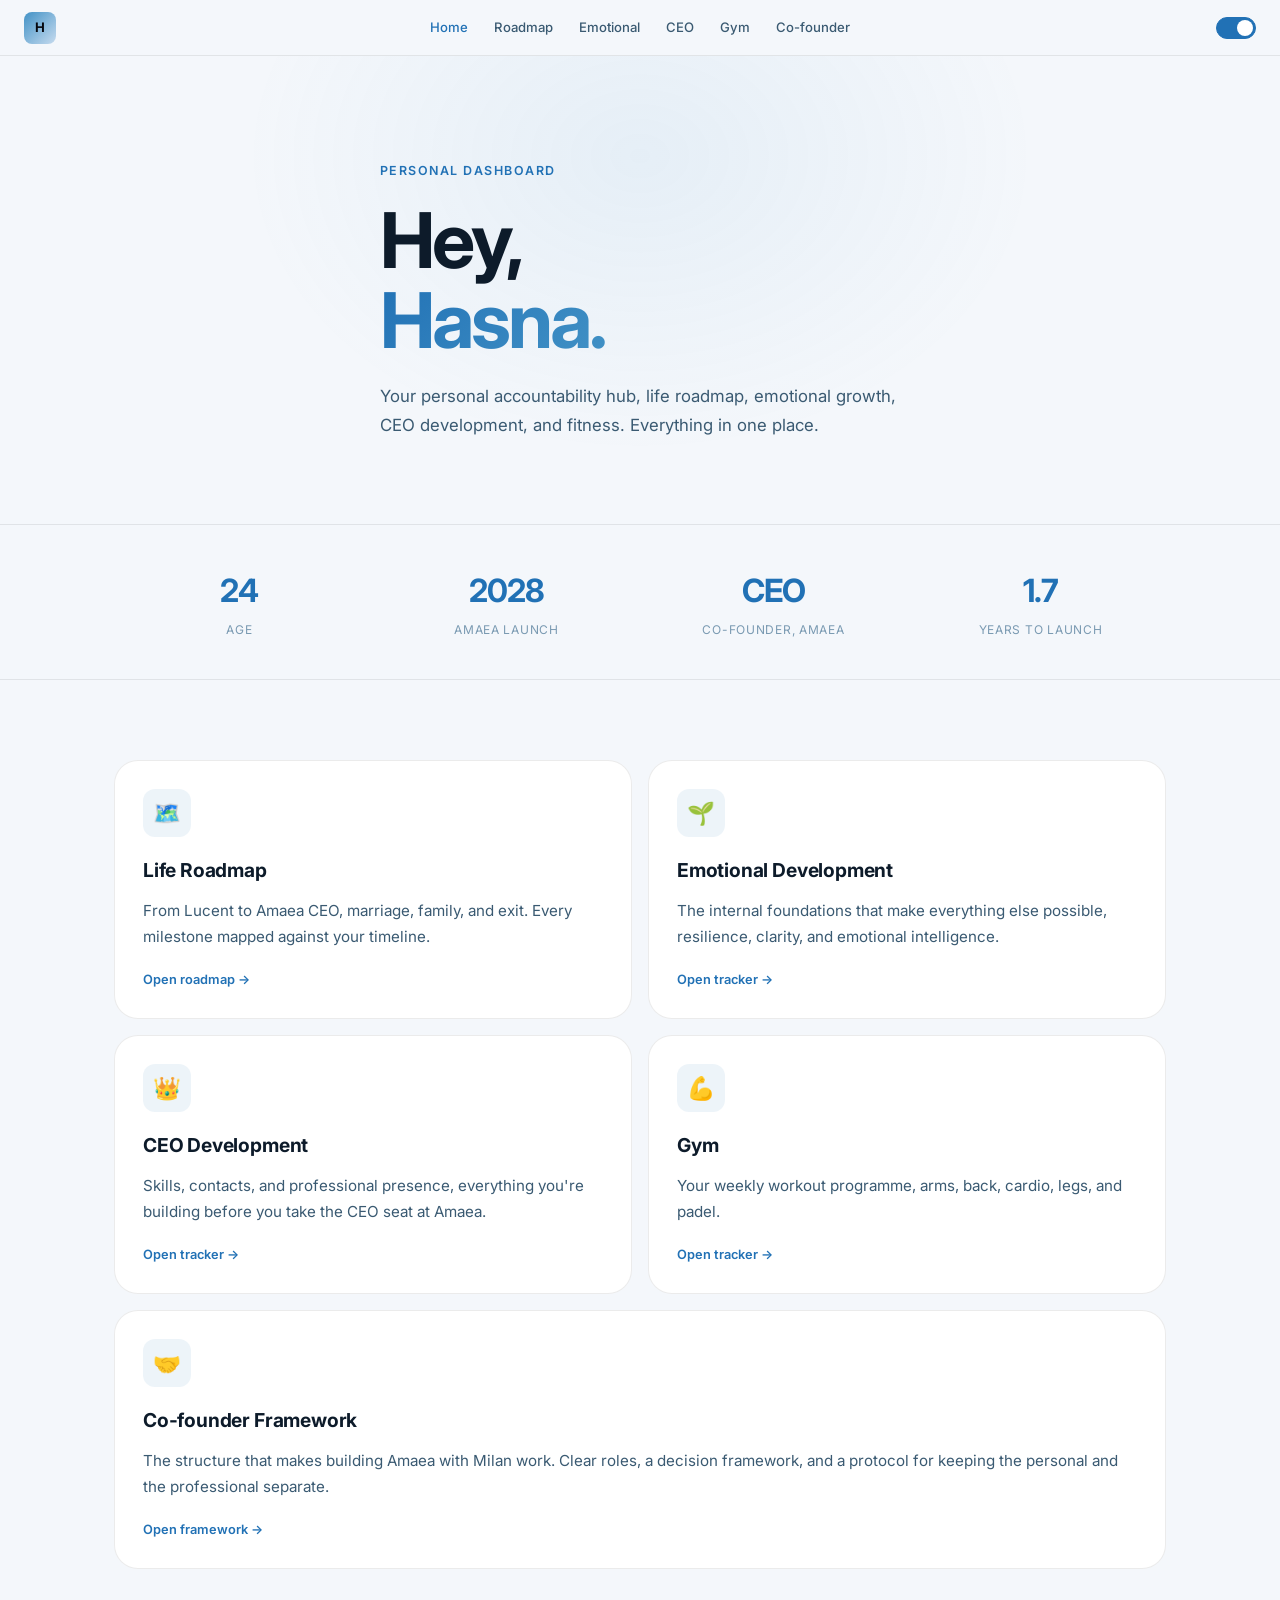
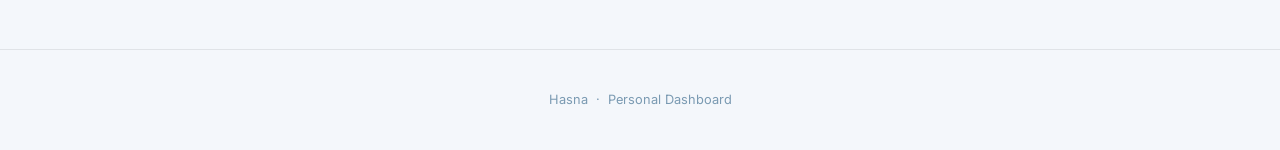
<file: index.html>
﻿<!DOCTYPE html>
<html lang="en">
<head>
  <meta charset="UTF-8"/>
  <meta name="viewport" content="width=device-width, initial-scale=1.0"/>
  <title>Hasna</title>
  <link rel="icon" href="data:image/svg+xml,<svg xmlns=%22http://www.w3.org/2000/svg%22 viewBox=%220 0 100 100%22><text y=%22.9em%22 font-size=%2290%22>✦</text></svg>">
  <link href="https://fonts.googleapis.com/css2?family=Inter:wght@300;400;500;600;700&display=swap" rel="stylesheet"/>
  <link rel="stylesheet" href="style.css"/>
  <script>(function(){var t=localStorage.getItem('hasna-theme')||(window.matchMedia('(prefers-color-scheme: dark)').matches?'dark':'light');document.documentElement.setAttribute('data-theme',t)})();</script>
</head>
<body>
<div class="page">

  <nav class="nav">
    <a href="index.html" class="nav-logo">H</a>
    <div class="nav-links">
      <a href="index.html" class="active">Home</a>
      <a href="life-roadmap.html">Roadmap</a>
      <a href="emotional-development.html">Emotional</a>
      <a href="ceo-development.html">CEO</a>
      <a href="gym.html">Gym</a>
      <a href="cofounder.html">Co-founder</a>
    </div>
    <div class="nav-right">
      <button class="theme-toggle" aria-label="Toggle theme"></button>
      <button class="nav-burger" aria-label="Menu"><span></span><span></span><span></span></button>
    </div>
  </nav>

  <!-- Hero -->
  <section class="hero">
    <div class="container">
      <p class="hero-label anim-up">Personal Dashboard</p>
      <h1 class="hero-title anim-up anim-up-1">Hey,<br><span class="accent">Hasna.</span></h1>
      <p class="hero-sub anim-up anim-up-2">Your personal accountability hub, life roadmap, emotional growth, CEO development, and fitness. Everything in one place.</p>
    </div>
  </section>

  <!-- Stats -->
  <div class="stats-strip">
    <div class="container">
      <div class="grid-4 anim-up">
        <div class="stat-box">
          <div class="stat-num" data-count="24">—</div>
          <div class="stat-lbl">Age</div>
        </div>
        <div class="stat-box">
          <div class="stat-num">2028</div>
          <div class="stat-lbl">Amaea launch</div>
        </div>
        <div class="stat-box">
          <div class="stat-num">CEO</div>
          <div class="stat-lbl">Co-founder, Amaea</div>
        </div>
        <div class="stat-box">
          <div class="stat-num" id="yearsToLaunch">—</div>
          <div class="stat-lbl">Years to launch</div>
        </div>
      </div>
    </div>
  </div>

  <!-- Pages -->
  <section>
    <div class="container">
      <div class="mob-grid-cards" style="display:grid;grid-template-columns:repeat(2,1fr);gap:16px;">

        <a href="life-roadmap.html" class="card card-link anim-up anim-up-1" style="display:flex;flex-direction:column;">
          <div class="card-icon">🗺️</div>
          <h3 class="title mb-3">Life Roadmap</h3>
          <p class="body" style="flex:1;margin-bottom:20px;">From Lucent to Amaea CEO, marriage, family, and exit. Every milestone mapped against your timeline.</p>
          <span style="font-size:0.8rem;font-weight:600;color:var(--gold);">Open roadmap →</span>
        </a>

        <a href="emotional-development.html" class="card card-link anim-up anim-up-2" style="display:flex;flex-direction:column;">
          <div class="card-icon">🌱</div>
          <h3 class="title mb-3">Emotional Development</h3>
          <p class="body" style="flex:1;margin-bottom:20px;">The internal foundations that make everything else possible, resilience, clarity, and emotional intelligence.</p>
          <span style="font-size:0.8rem;font-weight:600;color:var(--gold);">Open tracker →</span>
        </a>

        <a href="ceo-development.html" class="card card-link anim-up anim-up-3" style="display:flex;flex-direction:column;">
          <div class="card-icon">👑</div>
          <h3 class="title mb-3">CEO Development</h3>
          <p class="body" style="flex:1;margin-bottom:20px;">Skills, contacts, and professional presence, everything you're building before you take the CEO seat at Amaea.</p>
          <span style="font-size:0.8rem;font-weight:600;color:var(--gold);">Open tracker →</span>
        </a>

        <a href="gym.html" class="card card-link anim-up anim-up-4" style="display:flex;flex-direction:column;">
          <div class="card-icon">💪</div>
          <h3 class="title mb-3">Gym</h3>
          <p class="body" style="flex:1;margin-bottom:20px;">Your weekly workout programme, arms, back, cardio, legs, and padel.</p>
          <span style="font-size:0.8rem;font-weight:600;color:var(--gold);">Open tracker →</span>
        </a>

        <a href="cofounder.html" class="card card-link anim-up anim-up-1" style="display:flex;flex-direction:column;grid-column:span 2;">
          <div class="card-icon">🤝</div>
          <h3 class="title mb-3">Co-founder Framework</h3>
          <p class="body" style="flex:1;margin-bottom:20px;">The structure that makes building Amaea with Milan work. Clear roles, a decision framework, and a protocol for keeping the personal and the professional separate.</p>
          <span style="font-size:0.8rem;font-weight:600;color:var(--gold);">Open framework →</span>
        </a>

      </div>
    </div>
  </section>

  <footer>
    <div class="container text-center">
      <p>Hasna &nbsp;·&nbsp; Personal Dashboard</p>
    </div>
  </footer>

</div>
<script src="app.js"></script>
</body>
</html>
</file>
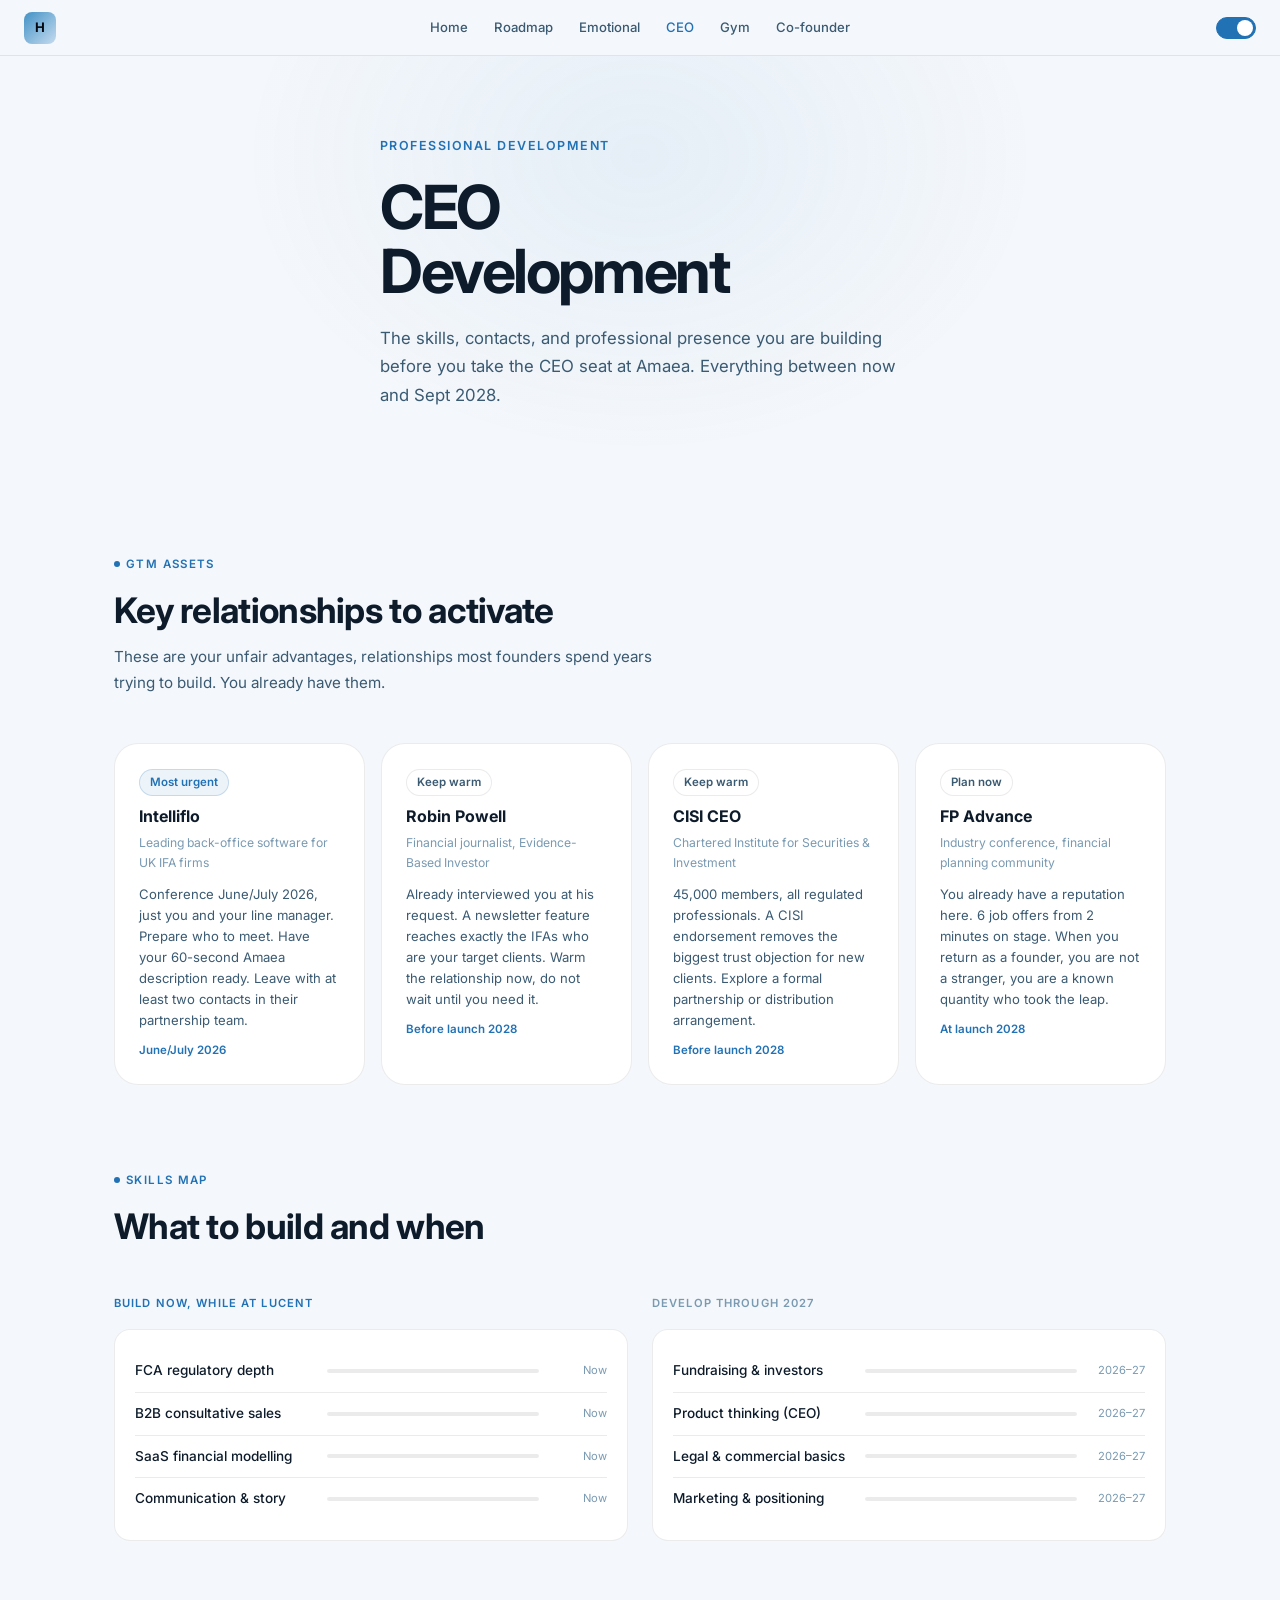
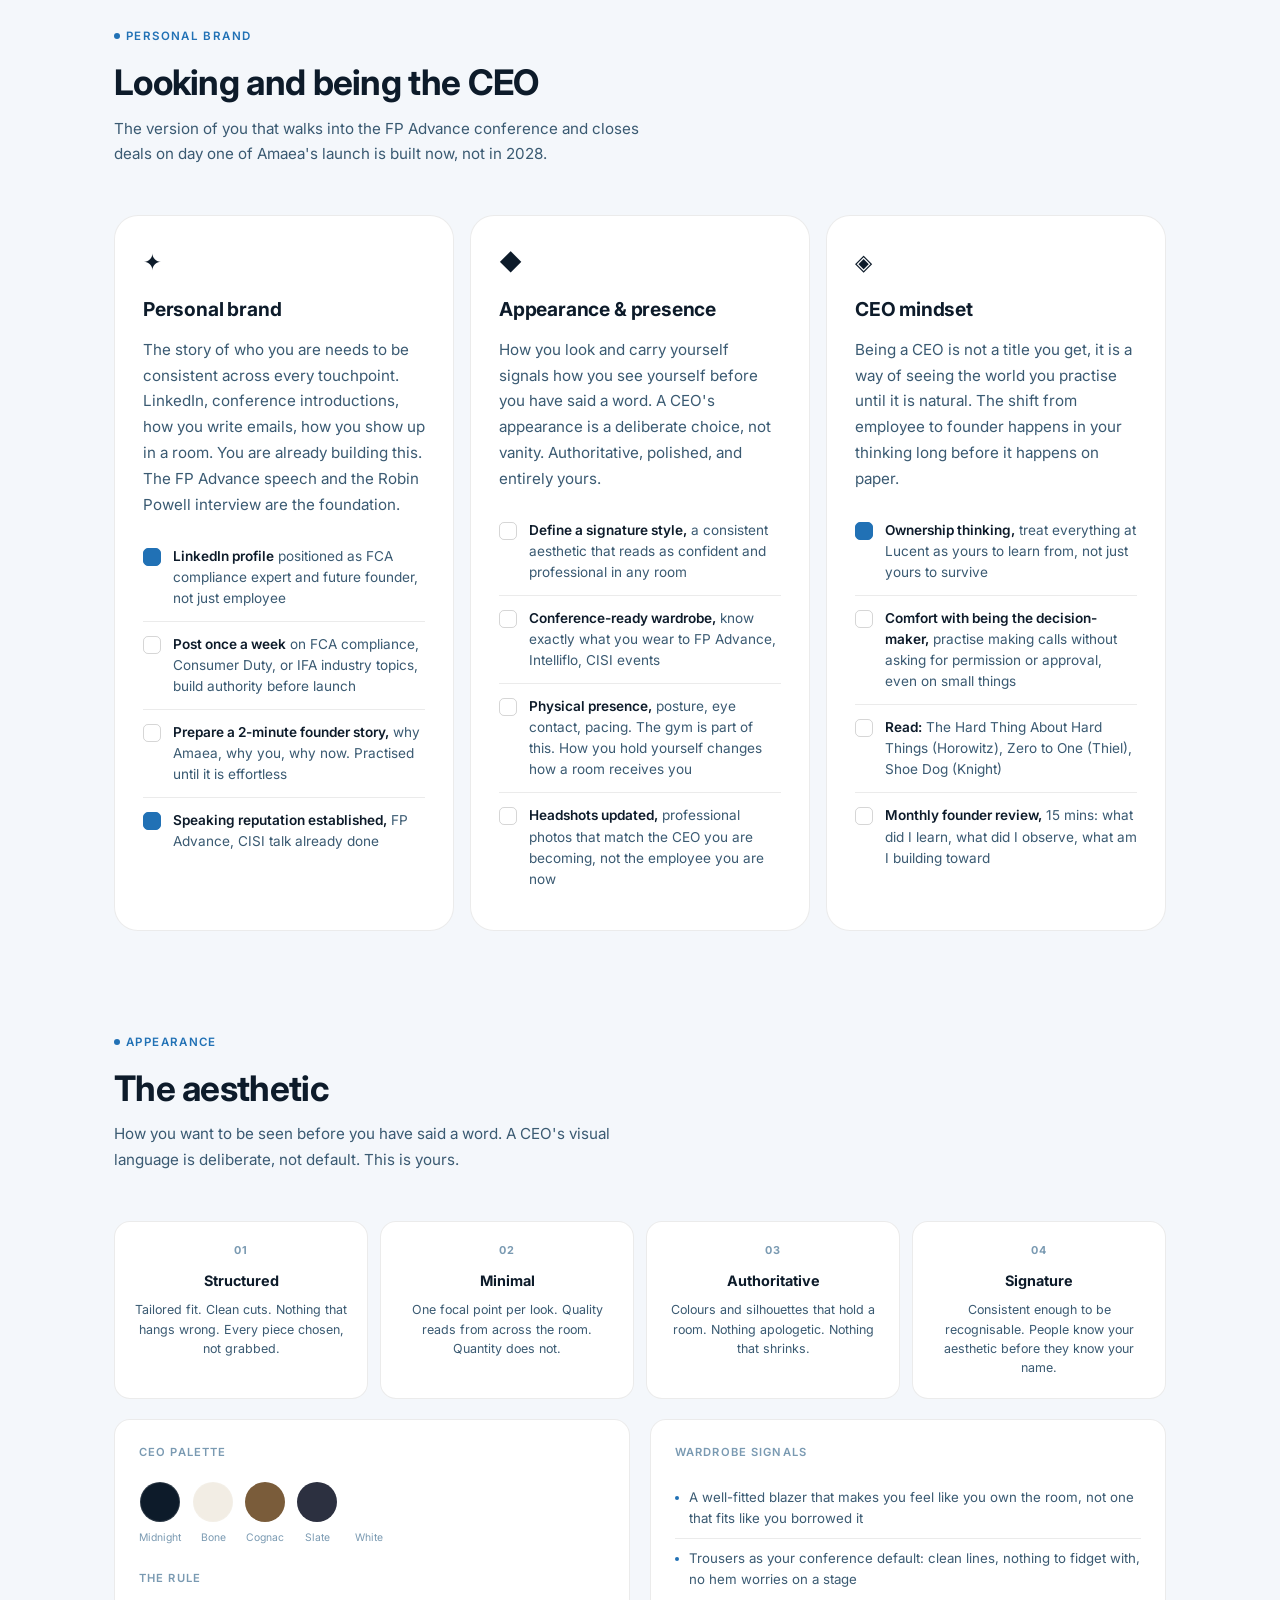
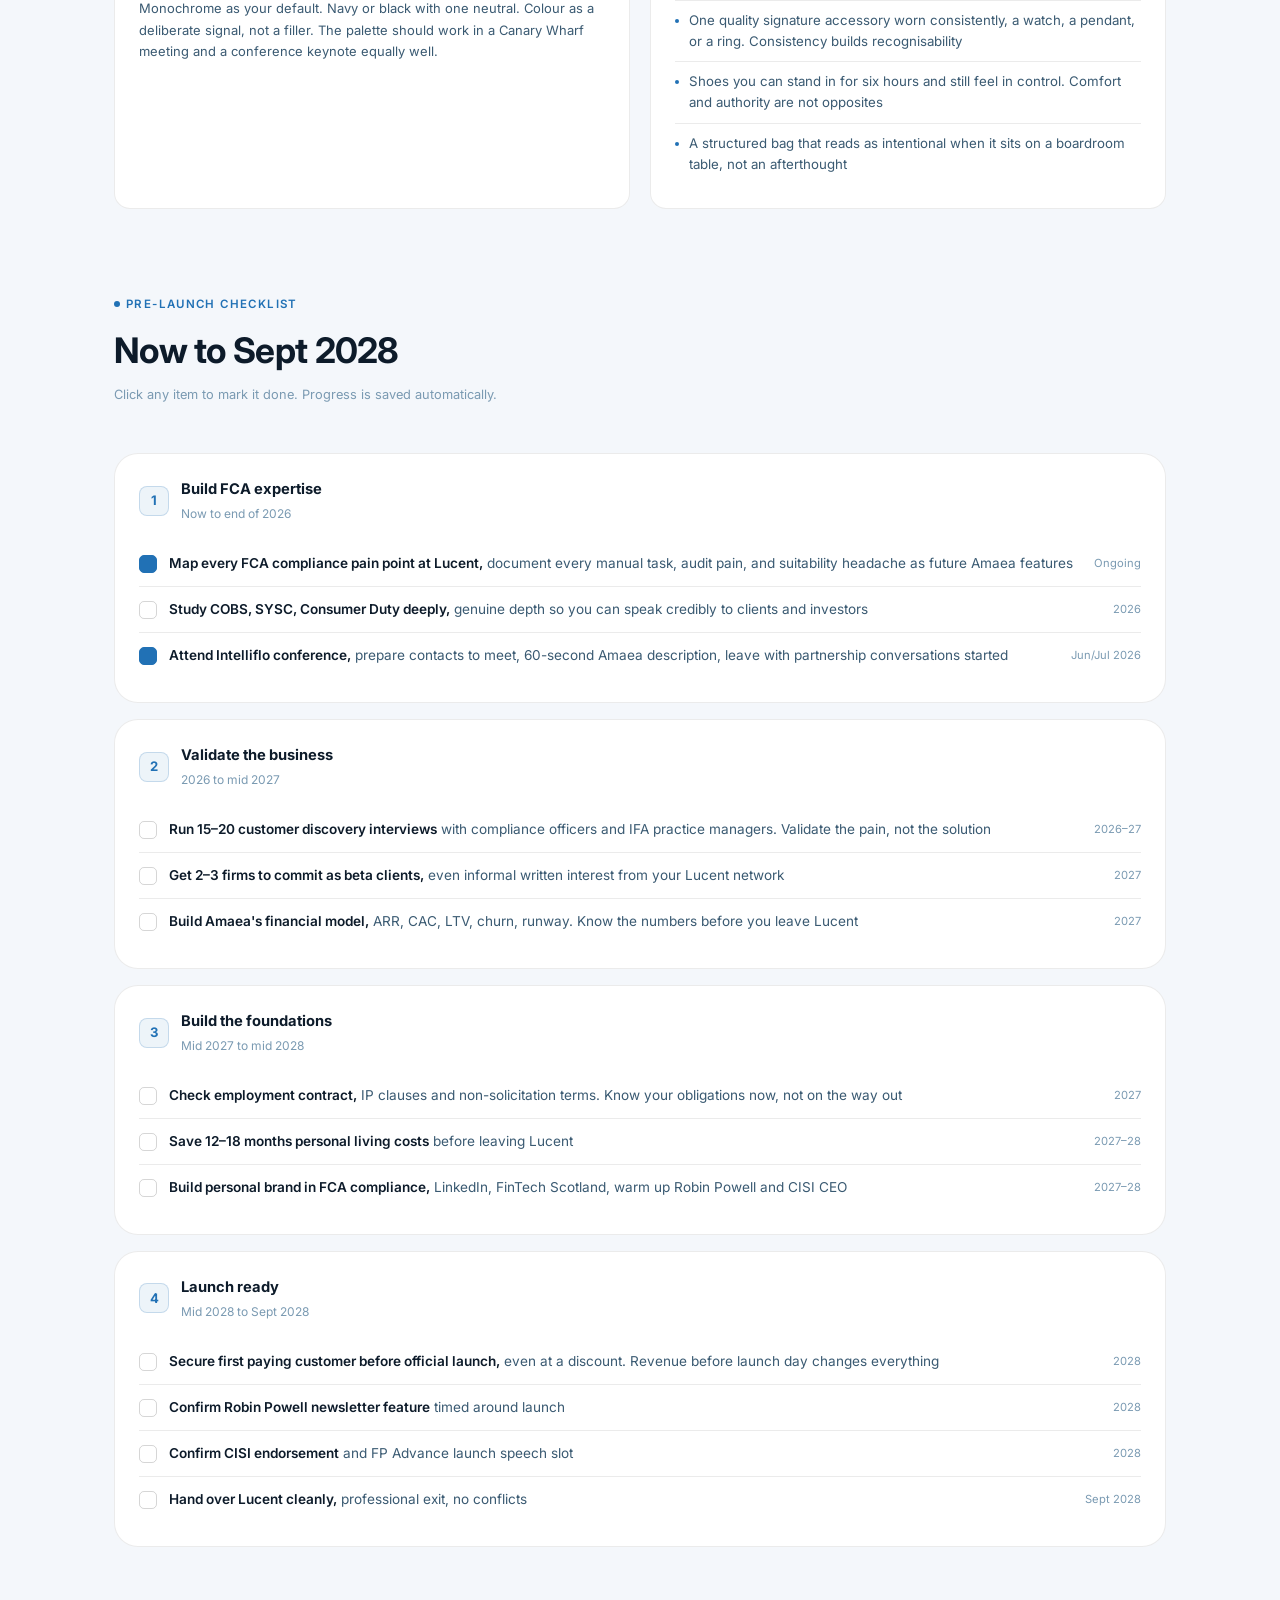
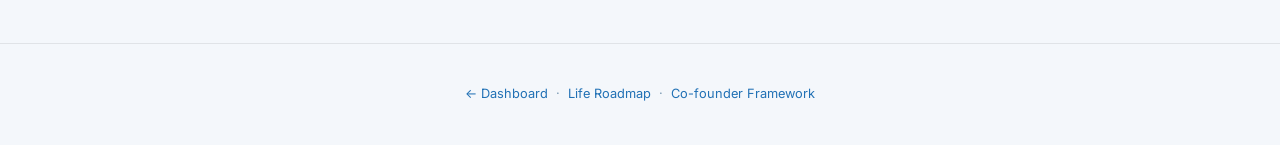
<file: ceo-development.html>
﻿<!DOCTYPE html>
<html lang="en">
<head>
  <meta charset="UTF-8"/>
  <meta name="viewport" content="width=device-width, initial-scale=1.0"/>
  <title>CEO Development, Hasna</title>
  <link rel="icon" href="data:image/svg+xml,<svg xmlns=%22http://www.w3.org/2000/svg%22 viewBox=%220 0 100 100%22><text y=%22.9em%22 font-size=%2290%22>👑</text></svg>">
  <link href="https://fonts.googleapis.com/css2?family=Inter:wght@300;400;500;600;700&display=swap" rel="stylesheet"/>
  <link rel="stylesheet" href="style.css"/>
  <script>(function(){var t=localStorage.getItem('hasna-theme')||(window.matchMedia('(prefers-color-scheme: dark)').matches?'dark':'light');document.documentElement.setAttribute('data-theme',t)})();</script>
  <style>
    .contact-card { background: var(--surface); border: 1px solid var(--border); border-radius: var(--radius-lg); padding: 24px; height: 100%; transition: border-color 0.25s var(--ease), transform 0.25s var(--ease); }
    .contact-card:hover { border-color: var(--border-2); transform: translateY(-2px); }
    .contact-name { font-size: 1rem; font-weight: 700; margin: 8px 0 4px; }
    .contact-role { font-size: 0.76rem; color: var(--text-3); margin-bottom: 12px; }
    .contact-desc { font-size: 0.82rem; color: var(--text-2); line-height: 1.6; }
    .contact-timing { font-size: 0.72rem; font-weight: 600; color: var(--gold); margin-top: 10px; }
    .skill-row { display: flex; align-items: center; gap: 12px; padding: 10px 0; border-bottom: 1px solid var(--border); }
    .skill-row:last-child { border-bottom: none; }
    .skill-name { font-size: 0.85rem; font-weight: 500; min-width: 180px; flex-shrink: 0; }
    .skill-bar-track { flex: 1; background: var(--border); border-radius: 4px; height: 4px; overflow: hidden; }
    .skill-bar-fill { height: 100%; border-radius: 4px; background: linear-gradient(90deg, rgba(66,146,198,0.4), var(--gold)); transition: width 1s var(--ease) 0.3s; width: 0; }
    .skill-when { font-size: 0.7rem; color: var(--text-3); min-width: 56px; text-align: right; flex-shrink: 0; }
    .phase-block { background: var(--surface); border: 1px solid var(--border); border-radius: var(--radius-lg); padding: 24px; margin-bottom: 16px; }
    .phase-header { display: flex; align-items: center; gap: 12px; margin-bottom: 18px; }
    .phase-num { width: 30px; height: 30px; border-radius: 8px; background: var(--gold-subtle); color: var(--gold); font-size: 0.82rem; font-weight: 700; display: flex; align-items: center; justify-content: center; flex-shrink: 0; border: 1px solid var(--gold-border); }
    .phase-title { font-size: 0.92rem; font-weight: 700; }
    .phase-sub { font-size: 0.75rem; color: var(--text-3); margin-top: 2px; }
    .pillar-card { background: var(--surface); border: 1px solid var(--border); border-radius: var(--radius); padding: 20px; text-align: center; }
    .pillar-num { font-size: 0.68rem; font-weight: 700; text-transform: uppercase; letter-spacing: 0.12em; color: var(--text-3); margin-bottom: 10px; }
    .pillar-title { font-size: 0.9rem; font-weight: 700; margin-bottom: 8px; }
    .pillar-desc { font-size: 0.78rem; color: var(--text-2); line-height: 1.55; }
    .wardrobe-item { display: flex; gap: 10px; padding: 9px 0; border-bottom: 1px solid var(--border); font-size: 0.83rem; color: var(--text-2); align-items: flex-start; }
    .wardrobe-item:last-child { border-bottom: none; }
    .wardrobe-item::before { content: ''; width: 4px; height: 4px; border-radius: 50%; background: var(--gold); flex-shrink: 0; margin-top: 9px; }
  </style>
</head>
<body>
<div class="page">

  <nav class="nav">
    <a href="index.html" class="nav-logo">H</a>
    <div class="nav-links">
      <a href="index.html">Home</a>
      <a href="life-roadmap.html">Roadmap</a>
      <a href="emotional-development.html">Emotional</a>
      <a href="ceo-development.html" class="active">CEO</a>
      <a href="gym.html">Gym</a>
      <a href="cofounder.html">Co-founder</a>
    </div>
    <div class="nav-right">
      <button class="theme-toggle" aria-label="Toggle theme"></button>
      <button class="nav-burger" aria-label="Menu"><span></span><span></span><span></span></button>
    </div>
  </nav>

  <section class="hero" style="min-height:40vh;">
    <div class="container">
      <p class="hero-label anim-up">Professional development</p>
      <h1 class="hero-title anim-up anim-up-1" style="font-size:clamp(2.4rem,5vw,3.8rem);">CEO<br>Development</h1>
      <p class="hero-sub anim-up anim-up-2">The skills, contacts, and professional presence you are building before you take the CEO seat at Amaea. Everything between now and Sept 2028.</p>
    </div>
  </section>

  <!-- Contacts -->
  <section>
    <div class="container">
      <div class="section-intro anim-up">
        <p class="eyebrow">GTM assets</p>
        <h2 class="headline">Key relationships to activate</h2>
        <p class="body">These are your unfair advantages, relationships most founders spend years trying to build. You already have them.</p>
      </div>

      <div class="mob-grid-contacts" style="display:grid;grid-template-columns:repeat(4,1fr);gap:16px;">

        <div class="contact-card anim-up anim-up-1">
          <span class="tag tag-gold">Most urgent</span>
          <h3 class="contact-name">Intelliflo</h3>
          <p class="contact-role">Leading back-office software for UK IFA firms</p>
          <p class="contact-desc">Conference June/July 2026, just you and your line manager. Prepare who to meet. Have your 60-second Amaea description ready. Leave with at least two contacts in their partnership team.</p>
          <p class="contact-timing">June/July 2026</p>
        </div>

        <div class="contact-card anim-up anim-up-2">
          <span class="tag tag-muted">Keep warm</span>
          <h3 class="contact-name">Robin Powell</h3>
          <p class="contact-role">Financial journalist, Evidence-Based Investor</p>
          <p class="contact-desc">Already interviewed you at his request. A newsletter feature reaches exactly the IFAs who are your target clients. Warm the relationship now, do not wait until you need it.</p>
          <p class="contact-timing">Before launch 2028</p>
        </div>

        <div class="contact-card anim-up anim-up-3">
          <span class="tag tag-muted">Keep warm</span>
          <h3 class="contact-name">CISI CEO</h3>
          <p class="contact-role">Chartered Institute for Securities &amp; Investment</p>
          <p class="contact-desc">45,000 members, all regulated professionals. A CISI endorsement removes the biggest trust objection for new clients. Explore a formal partnership or distribution arrangement.</p>
          <p class="contact-timing">Before launch 2028</p>
        </div>

        <div class="contact-card anim-up anim-up-4">
          <span class="tag tag-muted">Plan now</span>
          <h3 class="contact-name">FP Advance</h3>
          <p class="contact-role">Industry conference, financial planning community</p>
          <p class="contact-desc">You already have a reputation here. 6 job offers from 2 minutes on stage. When you return as a founder, you are not a stranger, you are a known quantity who took the leap.</p>
          <p class="contact-timing">At launch 2028</p>
        </div>

      </div>
    </div>
  </section>

  <!-- Skills -->
  <section style="padding-top:0;">
    <div class="container">
      <div class="section-intro anim-up">
        <p class="eyebrow">Skills map</p>
        <h2 class="headline">What to build and when</h2>
      </div>

      <div class="mob-grid-skills" style="display:grid;grid-template-columns:1fr 1fr;gap:24px;">
        <div class="anim-up">
          <p style="font-size:0.7rem;font-weight:600;text-transform:uppercase;letter-spacing:0.1em;color:var(--gold);margin-bottom:16px;">Build now, while at Lucent</p>
          <div style="background:var(--surface);border:1px solid var(--border);border-radius:var(--radius);padding:20px;">
            <div class="skill-row"><span class="skill-name">FCA regulatory depth</span><div class="skill-bar-track"><div class="skill-bar-fill" data-width="65%"></div></div><span class="skill-when">Now</span></div>
            <div class="skill-row"><span class="skill-name">B2B consultative sales</span><div class="skill-bar-track"><div class="skill-bar-fill" data-width="42%"></div></div><span class="skill-when">Now</span></div>
            <div class="skill-row"><span class="skill-name">SaaS financial modelling</span><div class="skill-bar-track"><div class="skill-bar-fill" data-width="18%"></div></div><span class="skill-when">Now</span></div>
            <div class="skill-row"><span class="skill-name">Communication &amp; story</span><div class="skill-bar-track"><div class="skill-bar-fill" data-width="62%"></div></div><span class="skill-when">Now</span></div>
          </div>
        </div>
        <div class="anim-up anim-up-2">
          <p style="font-size:0.7rem;font-weight:600;text-transform:uppercase;letter-spacing:0.1em;color:var(--text-3);margin-bottom:16px;">Develop through 2027</p>
          <div style="background:var(--surface);border:1px solid var(--border);border-radius:var(--radius);padding:20px;">
            <div class="skill-row"><span class="skill-name">Fundraising &amp; investors</span><div class="skill-bar-track"><div class="skill-bar-fill" data-width="10%"></div></div><span class="skill-when">2026–27</span></div>
            <div class="skill-row"><span class="skill-name">Product thinking (CEO)</span><div class="skill-bar-track"><div class="skill-bar-fill" data-width="14%"></div></div><span class="skill-when">2026–27</span></div>
            <div class="skill-row"><span class="skill-name">Legal &amp; commercial basics</span><div class="skill-bar-track"><div class="skill-bar-fill" data-width="10%"></div></div><span class="skill-when">2026–27</span></div>
            <div class="skill-row"><span class="skill-name">Marketing &amp; positioning</span><div class="skill-bar-track"><div class="skill-bar-fill" data-width="26%"></div></div><span class="skill-when">2026–27</span></div>
          </div>
        </div>
      </div>
    </div>
  </section>

  <!-- Brand, Appearance, Mindset -->
  <section style="padding-top:0;">
    <div class="container">
      <div class="section-intro anim-up">
        <p class="eyebrow">Personal brand</p>
        <h2 class="headline">Looking and being the CEO</h2>
        <p class="body">The version of you that walks into the FP Advance conference and closes deals on day one of Amaea's launch is built now, not in 2028.</p>
      </div>

      <div class="mob-grid-brand" style="display:grid;grid-template-columns:repeat(3,1fr);gap:16px;margin-bottom:16px;">

        <div class="card anim-up anim-up-1">
          <div style="font-size:1.4rem;margin-bottom:14px;">✦</div>
          <h3 class="title mb-3">Personal brand</h3>
          <p class="body mb-4">The story of who you are needs to be consistent across every touchpoint. LinkedIn, conference introductions, how you write emails, how you show up in a room. You are already building this. The FP Advance speech and the Robin Powell interview are the foundation.</p>
          <div>
            <div class="check-item"><div class="check-box progress" data-key="brand-1" data-initial="progress"></div><div class="check-text"><strong>LinkedIn profile</strong> positioned as FCA compliance expert and future founder, not just employee</div></div>
            <div class="check-item"><div class="check-box" data-key="brand-2"></div><div class="check-text"><strong>Post once a week</strong> on FCA compliance, Consumer Duty, or IFA industry topics, build authority before launch</div></div>
            <div class="check-item"><div class="check-box" data-key="brand-3"></div><div class="check-text"><strong>Prepare a 2-minute founder story,</strong> why Amaea, why you, why now. Practised until it is effortless</div></div>
            <div class="check-item"><div class="check-box progress" data-key="brand-4" data-initial="progress"></div><div class="check-text"><strong>Speaking reputation established,</strong> FP Advance, CISI talk already done</div></div>
          </div>
        </div>

        <div class="card anim-up anim-up-2">
          <div style="font-size:1.4rem;margin-bottom:14px;">◆</div>
          <h3 class="title mb-3">Appearance &amp; presence</h3>
          <p class="body mb-4">How you look and carry yourself signals how you see yourself before you have said a word. A CEO's appearance is a deliberate choice, not vanity. Authoritative, polished, and entirely yours.</p>
          <div>
            <div class="check-item"><div class="check-box" data-key="app-1"></div><div class="check-text"><strong>Define a signature style,</strong> a consistent aesthetic that reads as confident and professional in any room</div></div>
            <div class="check-item"><div class="check-box" data-key="app-2"></div><div class="check-text"><strong>Conference-ready wardrobe,</strong> know exactly what you wear to FP Advance, Intelliflo, CISI events</div></div>
            <div class="check-item"><div class="check-box" data-key="app-3"></div><div class="check-text"><strong>Physical presence,</strong> posture, eye contact, pacing. The gym is part of this. How you hold yourself changes how a room receives you</div></div>
            <div class="check-item"><div class="check-box" data-key="app-4"></div><div class="check-text"><strong>Headshots updated,</strong> professional photos that match the CEO you are becoming, not the employee you are now</div></div>
          </div>
        </div>

        <div class="card anim-up anim-up-3">
          <div style="font-size:1.4rem;margin-bottom:14px;">◈</div>
          <h3 class="title mb-3">CEO mindset</h3>
          <p class="body mb-4">Being a CEO is not a title you get, it is a way of seeing the world you practise until it is natural. The shift from employee to founder happens in your thinking long before it happens on paper.</p>
          <div>
            <div class="check-item"><div class="check-box progress" data-key="mind-1" data-initial="progress"></div><div class="check-text"><strong>Ownership thinking,</strong> treat everything at Lucent as yours to learn from, not just yours to survive</div></div>
            <div class="check-item"><div class="check-box" data-key="mind-2"></div><div class="check-text"><strong>Comfort with being the decision-maker,</strong> practise making calls without asking for permission or approval, even on small things</div></div>
            <div class="check-item"><div class="check-box" data-key="mind-3"></div><div class="check-text"><strong>Read:</strong> The Hard Thing About Hard Things (Horowitz), Zero to One (Thiel), Shoe Dog (Knight)</div></div>
            <div class="check-item"><div class="check-box" data-key="mind-4"></div><div class="check-text"><strong>Monthly founder review,</strong> 15 mins: what did I learn, what did I observe, what am I building toward</div></div>
          </div>
        </div>

      </div>
    </div>
  </section>

  <!-- Appearance moodboard -->
  <section style="padding-top:0;">
    <div class="container">
      <div class="section-intro anim-up">
        <p class="eyebrow">Appearance</p>
        <h2 class="headline">The aesthetic</h2>
        <p class="body">How you want to be seen before you have said a word. A CEO's visual language is deliberate, not default. This is yours.</p>
      </div>

      <div class="mob-grid-pillars anim-up" style="display:grid;grid-template-columns:repeat(4,1fr);gap:12px;margin-bottom:20px;">
        <div class="pillar-card">
          <p class="pillar-num">01</p>
          <p class="pillar-title">Structured</p>
          <p class="pillar-desc">Tailored fit. Clean cuts. Nothing that hangs wrong. Every piece chosen, not grabbed.</p>
        </div>
        <div class="pillar-card">
          <p class="pillar-num">02</p>
          <p class="pillar-title">Minimal</p>
          <p class="pillar-desc">One focal point per look. Quality reads from across the room. Quantity does not.</p>
        </div>
        <div class="pillar-card">
          <p class="pillar-num">03</p>
          <p class="pillar-title">Authoritative</p>
          <p class="pillar-desc">Colours and silhouettes that hold a room. Nothing apologetic. Nothing that shrinks.</p>
        </div>
        <div class="pillar-card">
          <p class="pillar-num">04</p>
          <p class="pillar-title">Signature</p>
          <p class="pillar-desc">Consistent enough to be recognisable. People know your aesthetic before they know your name.</p>
        </div>
      </div>

      <div class="mob-grid-palette anim-up anim-up-2" style="display:grid;grid-template-columns:1fr 1fr;gap:20px;">

        <div style="background:var(--surface);border:1px solid var(--border);border-radius:var(--radius);padding:24px;">
          <p style="font-size:0.7rem;font-weight:600;text-transform:uppercase;letter-spacing:0.1em;color:var(--text-3);margin-bottom:20px;">CEO palette</p>
          <div style="display:flex;gap:12px;justify-content:flex-start;margin-bottom:24px;">
            <div style="text-align:center;">
              <div style="width:40px;height:40px;border-radius:50%;background:#0d1b2a;margin:0 auto 8px;border:1px solid rgba(255,255,255,0.12);"></div>
              <p style="font-size:0.65rem;color:var(--text-3);">Midnight</p>
            </div>
            <div style="text-align:center;">
              <div style="width:40px;height:40px;border-radius:50%;background:#f2ede4;margin:0 auto 8px;border:1px solid rgba(255,255,255,0.1);"></div>
              <p style="font-size:0.65rem;color:var(--text-3);">Bone</p>
            </div>
            <div style="text-align:center;">
              <div style="width:40px;height:40px;border-radius:50%;background:#7a5c3a;margin:0 auto 8px;"></div>
              <p style="font-size:0.65rem;color:var(--text-3);">Cognac</p>
            </div>
            <div style="text-align:center;">
              <div style="width:40px;height:40px;border-radius:50%;background:#2c3040;margin:0 auto 8px;"></div>
              <p style="font-size:0.65rem;color:var(--text-3);">Slate</p>
            </div>
            <div style="text-align:center;">
              <div style="width:40px;height:40px;border-radius:50%;background:#ffffff;margin:0 auto 8px;border:1px solid rgba(255,255,255,0.15);"></div>
              <p style="font-size:0.65rem;color:var(--text-3);">White</p>
            </div>
          </div>
          <p style="font-size:0.7rem;font-weight:600;text-transform:uppercase;letter-spacing:0.1em;color:var(--text-3);margin-bottom:10px;">The rule</p>
          <p style="font-size:0.81rem;color:var(--text-2);line-height:1.65;">Monochrome as your default. Navy or black with one neutral. Colour as a deliberate signal, not a filler. The palette should work in a Canary Wharf meeting and a conference keynote equally well.</p>
        </div>

        <div style="background:var(--surface);border:1px solid var(--border);border-radius:var(--radius);padding:24px;">
          <p style="font-size:0.7rem;font-weight:600;text-transform:uppercase;letter-spacing:0.1em;color:var(--text-3);margin-bottom:16px;">Wardrobe signals</p>
          <div class="wardrobe-item">A well-fitted blazer that makes you feel like you own the room, not one that fits like you borrowed it</div>
          <div class="wardrobe-item">Trousers as your conference default: clean lines, nothing to fidget with, no hem worries on a stage</div>
          <div class="wardrobe-item">One quality signature accessory worn consistently, a watch, a pendant, or a ring. Consistency builds recognisability</div>
          <div class="wardrobe-item">Shoes you can stand in for six hours and still feel in control. Comfort and authority are not opposites</div>
          <div class="wardrobe-item">A structured bag that reads as intentional when it sits on a boardroom table, not an afterthought</div>
        </div>

      </div>
    </div>
  </section>

  <!-- Checklist -->
  <section style="padding-top:0;">
    <div class="container">
      <div class="section-intro anim-up">
        <p class="eyebrow">Pre-launch checklist</p>
        <h2 class="headline">Now to Sept 2028</h2>
        <p class="body" style="font-size:0.8rem;margin-top:8px;color:var(--text-3);">Click any item to mark it done. Progress is saved automatically.</p>
      </div>

      <div class="phase-block anim-up">
        <div class="phase-header">
          <div class="phase-num">1</div>
          <div><div class="phase-title">Build FCA expertise</div><div class="phase-sub">Now to end of 2026</div></div>
        </div>
        <div class="check-item"><div class="check-box progress" data-key="p1-1" data-initial="progress"></div><div class="check-text"><strong>Map every FCA compliance pain point at Lucent,</strong> document every manual task, audit pain, and suitability headache as future Amaea features</div><div class="check-meta">Ongoing</div></div>
        <div class="check-item"><div class="check-box" data-key="p1-2"></div><div class="check-text"><strong>Study COBS, SYSC, Consumer Duty deeply,</strong> genuine depth so you can speak credibly to clients and investors</div><div class="check-meta">2026</div></div>
        <div class="check-item"><div class="check-box progress" data-key="p1-3" data-initial="progress"></div><div class="check-text"><strong>Attend Intelliflo conference,</strong> prepare contacts to meet, 60-second Amaea description, leave with partnership conversations started</div><div class="check-meta">Jun/Jul 2026</div></div>
      </div>

      <div class="phase-block anim-up">
        <div class="phase-header">
          <div class="phase-num">2</div>
          <div><div class="phase-title">Validate the business</div><div class="phase-sub">2026 to mid 2027</div></div>
        </div>
        <div class="check-item"><div class="check-box" data-key="p2-1"></div><div class="check-text"><strong>Run 15–20 customer discovery interviews</strong> with compliance officers and IFA practice managers. Validate the pain, not the solution</div><div class="check-meta">2026–27</div></div>
        <div class="check-item"><div class="check-box" data-key="p2-2"></div><div class="check-text"><strong>Get 2–3 firms to commit as beta clients,</strong> even informal written interest from your Lucent network</div><div class="check-meta">2027</div></div>
        <div class="check-item"><div class="check-box" data-key="p2-3"></div><div class="check-text"><strong>Build Amaea's financial model,</strong> ARR, CAC, LTV, churn, runway. Know the numbers before you leave Lucent</div><div class="check-meta">2027</div></div>
      </div>

      <div class="phase-block anim-up">
        <div class="phase-header">
          <div class="phase-num">3</div>
          <div><div class="phase-title">Build the foundations</div><div class="phase-sub">Mid 2027 to mid 2028</div></div>
        </div>
        <div class="check-item"><div class="check-box" data-key="p3-1"></div><div class="check-text"><strong>Check employment contract,</strong> IP clauses and non-solicitation terms. Know your obligations now, not on the way out</div><div class="check-meta">2027</div></div>
        <div class="check-item"><div class="check-box" data-key="p3-2"></div><div class="check-text"><strong>Save 12–18 months personal living costs</strong> before leaving Lucent</div><div class="check-meta">2027–28</div></div>
        <div class="check-item"><div class="check-box" data-key="p3-3"></div><div class="check-text"><strong>Build personal brand in FCA compliance,</strong> LinkedIn, FinTech Scotland, warm up Robin Powell and CISI CEO</div><div class="check-meta">2027–28</div></div>
      </div>

      <div class="phase-block anim-up">
        <div class="phase-header">
          <div class="phase-num">4</div>
          <div><div class="phase-title">Launch ready</div><div class="phase-sub">Mid 2028 to Sept 2028</div></div>
        </div>
        <div class="check-item"><div class="check-box" data-key="p4-1"></div><div class="check-text"><strong>Secure first paying customer before official launch,</strong> even at a discount. Revenue before launch day changes everything</div><div class="check-meta">2028</div></div>
        <div class="check-item"><div class="check-box" data-key="p4-2"></div><div class="check-text"><strong>Confirm Robin Powell newsletter feature</strong> timed around launch</div><div class="check-meta">2028</div></div>
        <div class="check-item"><div class="check-box" data-key="p4-3"></div><div class="check-text"><strong>Confirm CISI endorsement</strong> and FP Advance launch speech slot</div><div class="check-meta">2028</div></div>
        <div class="check-item"><div class="check-box" data-key="p4-4"></div><div class="check-text"><strong>Hand over Lucent cleanly,</strong> professional exit, no conflicts</div><div class="check-meta">Sept 2028</div></div>
      </div>

    </div>
  </section>

  <footer>
    <div class="container text-center">
      <p><a href="index.html">← Dashboard</a> &nbsp;·&nbsp; <a href="life-roadmap.html">Life Roadmap</a> &nbsp;·&nbsp; <a href="cofounder.html">Co-founder Framework</a></p>
    </div>
  </footer>

</div>
<script src="app.js"></script>
</body>
</html>
</file>
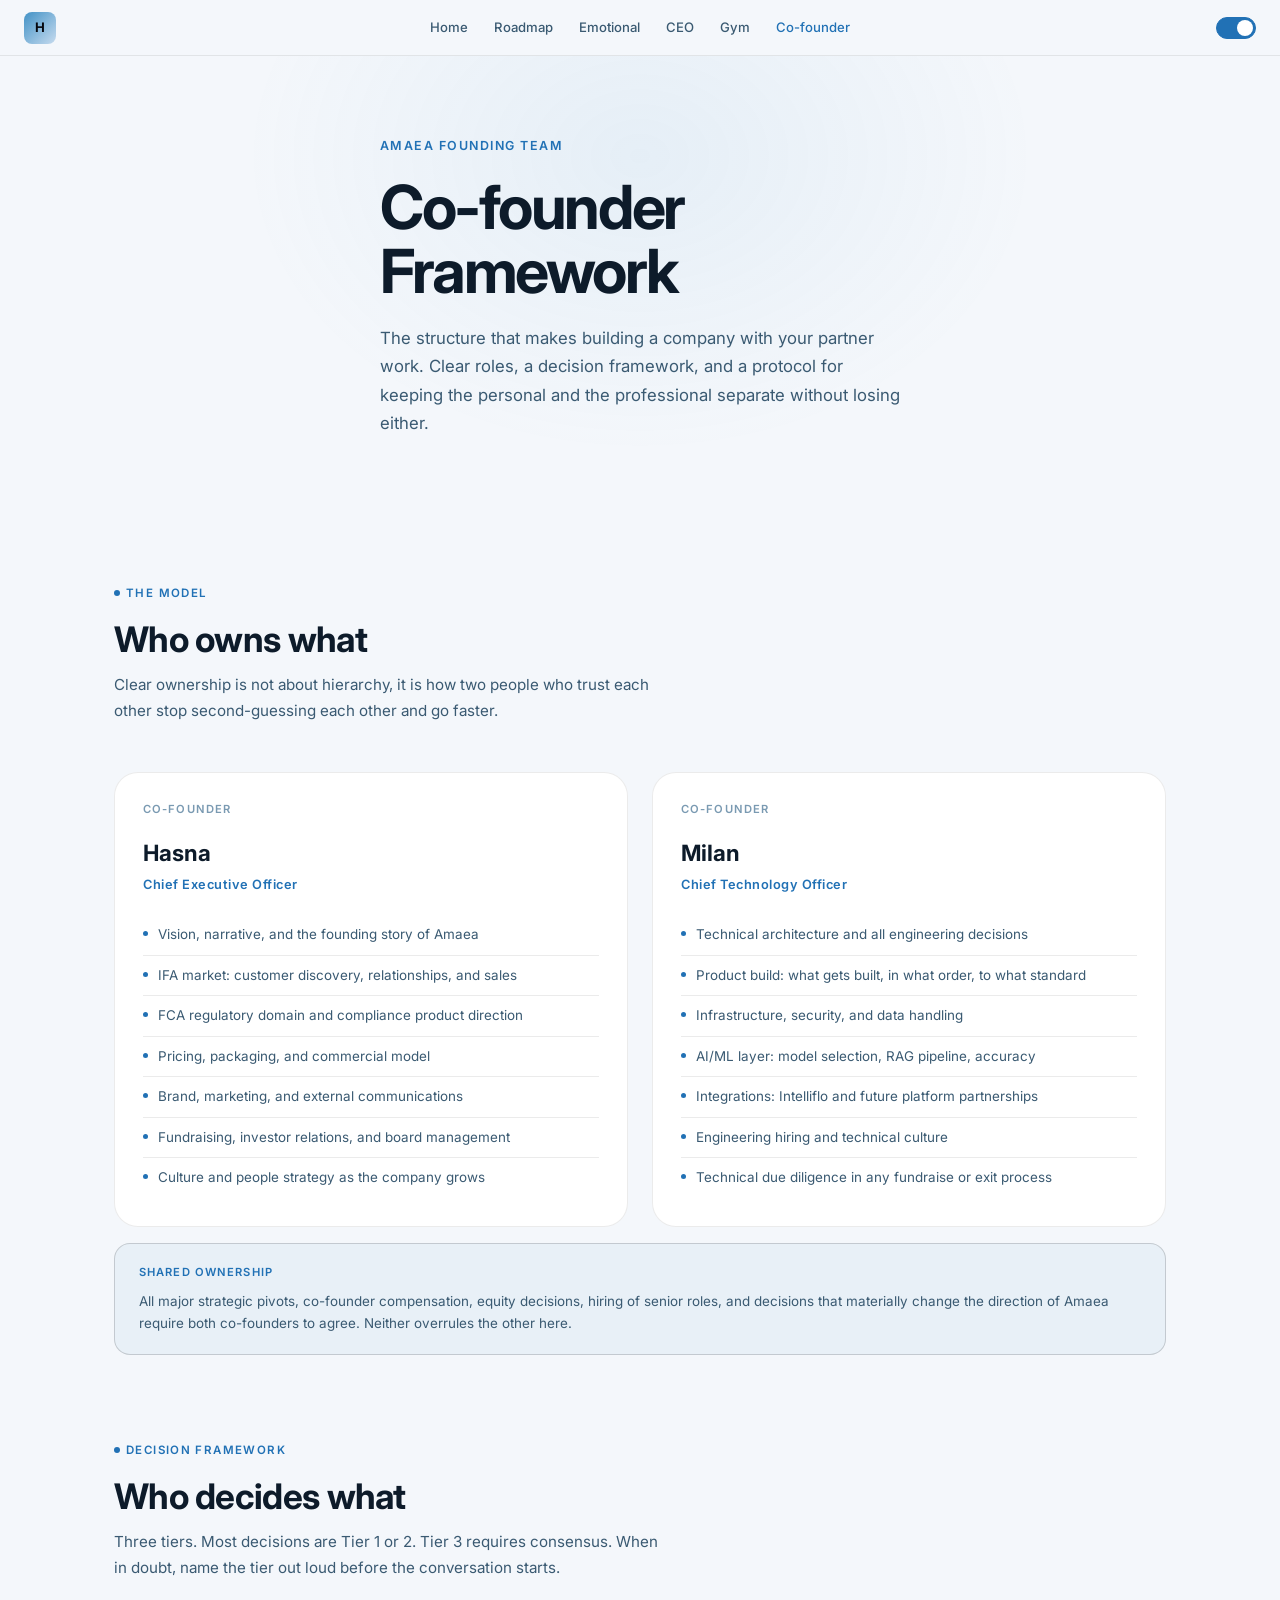
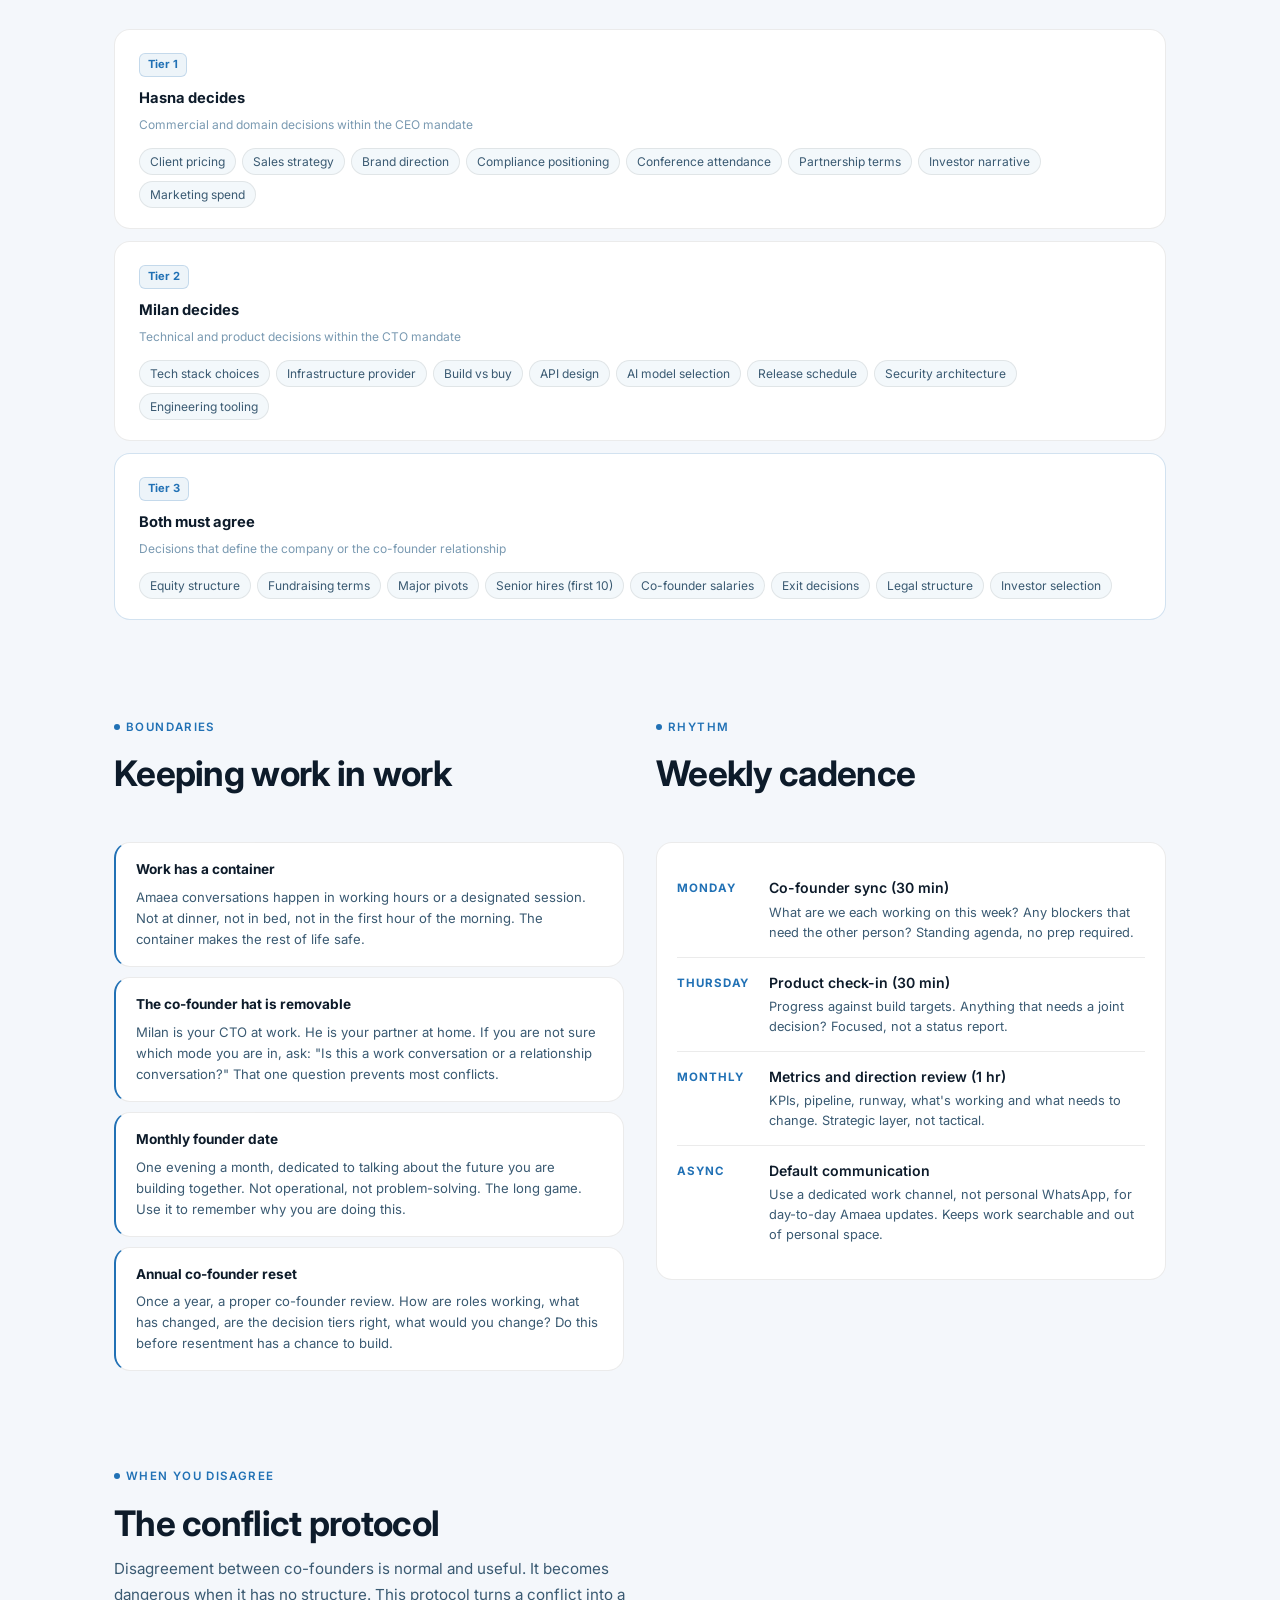
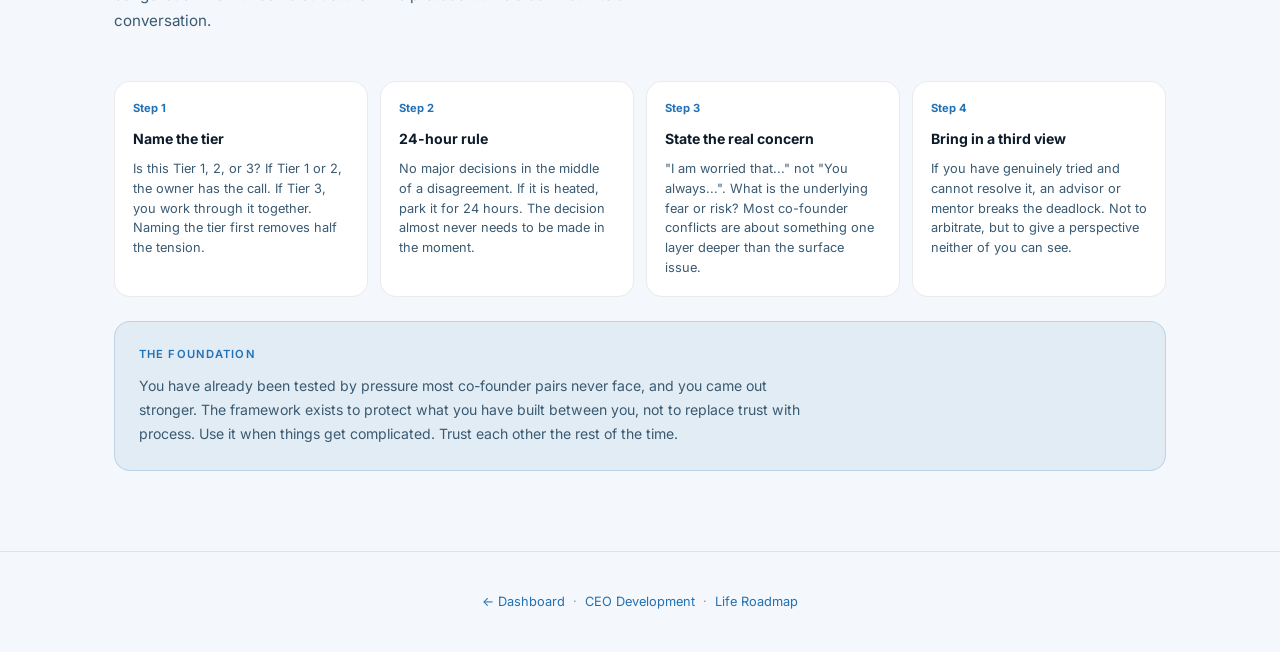
<file: cofounder.html>
﻿<!DOCTYPE html>
<html lang="en">
<head>
  <meta charset="UTF-8"/>
  <meta name="viewport" content="width=device-width, initial-scale=1.0"/>
  <title>Co-founder Framework, Hasna</title>
  <link rel="icon" href="data:image/svg+xml,<svg xmlns=%22http://www.w3.org/2000/svg%22 viewBox=%220 0 100 100%22><text y=%22.9em%22 font-size=%2290%22>🤝</text></svg>">
  <link href="https://fonts.googleapis.com/css2?family=Inter:wght@300;400;500;600;700&display=swap" rel="stylesheet"/>
  <link rel="stylesheet" href="style.css"/>
  <script>(function(){var t=localStorage.getItem('hasna-theme')||(window.matchMedia('(prefers-color-scheme: dark)').matches?'dark':'light');document.documentElement.setAttribute('data-theme',t)})();</script>
  <style>
    .role-card { background: var(--surface); border: 1px solid var(--border); border-radius: var(--radius-lg); padding: 28px; }
    .role-label { font-size: 0.7rem; font-weight: 600; text-transform: uppercase; letter-spacing: 0.1em; color: var(--text-3); margin-bottom: 16px; }
    .role-name { font-size: 1.4rem; font-weight: 700; margin-bottom: 4px; }
    .role-title { font-size: 0.8rem; color: var(--gold); font-weight: 600; letter-spacing: 0.04em; margin-bottom: 20px; }
    .role-list { list-style: none; }
    .role-list li { display: flex; gap: 10px; padding: 9px 0; border-bottom: 1px solid var(--border); font-size: 0.84rem; color: var(--text-2); align-items: flex-start; }
    .role-list li:last-child { border-bottom: none; }
    .role-list li::before { content: ''; width: 5px; height: 5px; border-radius: 50%; background: var(--gold); flex-shrink: 0; margin-top: 7px; }
    .tier-card { background: var(--surface); border: 1px solid var(--border); border-radius: var(--radius); padding: 20px 24px; margin-bottom: 12px; transition: border-color 0.2s var(--ease); }
    .tier-card:hover { border-color: var(--border-2); }
    .tier-num { display: inline-block; font-size: 0.7rem; font-weight: 700; background: var(--gold-subtle); color: var(--gold); border: 1px solid var(--gold-border); border-radius: 6px; padding: 2px 8px; margin-bottom: 10px; }
    .tier-title { font-size: 0.92rem; font-weight: 700; margin-bottom: 4px; }
    .tier-owner { font-size: 0.75rem; color: var(--text-3); margin-bottom: 14px; }
    .tier-items { display: flex; flex-wrap: wrap; gap: 6px; }
    .tier-item { font-size: 0.75rem; background: var(--surface-2); border: 1px solid var(--border); border-radius: 20px; padding: 3px 10px; color: var(--text-2); }
    .cadence-row { display: flex; gap: 16px; padding: 14px 0; border-bottom: 1px solid var(--border); align-items: flex-start; }
    .cadence-row:last-child { border-bottom: none; }
    .cadence-day { font-size: 0.72rem; font-weight: 700; color: var(--gold); text-transform: uppercase; letter-spacing: 0.08em; min-width: 76px; padding-top: 2px; flex-shrink: 0; }
    .cadence-info { flex: 1; }
    .cadence-title { font-size: 0.88rem; font-weight: 600; margin-bottom: 3px; }
    .cadence-desc { font-size: 0.8rem; color: var(--text-2); line-height: 1.55; }
    .rule-card { background: var(--surface); border: 1px solid var(--border); border-left: 2px solid var(--gold); border-radius: var(--radius); padding: 16px 20px; margin-bottom: 10px; }
    .rule-title { font-size: 0.85rem; font-weight: 700; margin-bottom: 6px; }
    .rule-desc { font-size: 0.82rem; color: var(--text-2); line-height: 1.6; }
    .step-card { background: var(--surface); border: 1px solid var(--border); border-radius: var(--radius); padding: 18px; }
    .step-card:hover { border-color: var(--border-2); }
    .step-num { font-size: 0.7rem; font-weight: 700; color: var(--gold); margin-bottom: 10px; }
    .step-title { font-size: 0.88rem; font-weight: 700; margin-bottom: 8px; }
    .step-desc { font-size: 0.8rem; color: var(--text-2); line-height: 1.55; }
  </style>
</head>
<body>
<div class="page">

  <nav class="nav">
    <a href="index.html" class="nav-logo">H</a>
    <div class="nav-links">
      <a href="index.html">Home</a>
      <a href="life-roadmap.html">Roadmap</a>
      <a href="emotional-development.html">Emotional</a>
      <a href="ceo-development.html">CEO</a>
      <a href="gym.html">Gym</a>
      <a href="cofounder.html" class="active">Co-founder</a>
    </div>
    <div class="nav-right">
      <button class="theme-toggle" aria-label="Toggle theme"></button>
      <button class="nav-burger" aria-label="Menu"><span></span><span></span><span></span></button>
    </div>
  </nav>

  <section class="hero" style="min-height:40vh;">
    <div class="container">
      <p class="hero-label anim-up">Amaea founding team</p>
      <h1 class="hero-title anim-up anim-up-1" style="font-size:clamp(2.4rem,5vw,3.8rem);">Co-founder<br>Framework</h1>
      <p class="hero-sub anim-up anim-up-2">The structure that makes building a company with your partner work. Clear roles, a decision framework, and a protocol for keeping the personal and the professional separate without losing either.</p>
    </div>
  </section>

  <!-- Role split -->
  <section>
    <div class="container">
      <div class="section-intro anim-up">
        <p class="eyebrow">The model</p>
        <h2 class="headline">Who owns what</h2>
        <p class="body">Clear ownership is not about hierarchy, it is how two people who trust each other stop second-guessing each other and go faster.</p>
      </div>

      <div class="mob-grid-roles" style="display:grid;grid-template-columns:1fr 1fr;gap:24px;">

        <div class="role-card anim-up">
          <p class="role-label">Co-founder</p>
          <p class="role-name">Hasna</p>
          <p class="role-title">Chief Executive Officer</p>
          <ul class="role-list">
            <li>Vision, narrative, and the founding story of Amaea</li>
            <li>IFA market: customer discovery, relationships, and sales</li>
            <li>FCA regulatory domain and compliance product direction</li>
            <li>Pricing, packaging, and commercial model</li>
            <li>Brand, marketing, and external communications</li>
            <li>Fundraising, investor relations, and board management</li>
            <li>Culture and people strategy as the company grows</li>
          </ul>
        </div>

        <div class="role-card anim-up anim-up-2">
          <p class="role-label">Co-founder</p>
          <p class="role-name">Milan</p>
          <p class="role-title">Chief Technology Officer</p>
          <ul class="role-list">
            <li>Technical architecture and all engineering decisions</li>
            <li>Product build: what gets built, in what order, to what standard</li>
            <li>Infrastructure, security, and data handling</li>
            <li>AI/ML layer: model selection, RAG pipeline, accuracy</li>
            <li>Integrations: Intelliflo and future platform partnerships</li>
            <li>Engineering hiring and technical culture</li>
            <li>Technical due diligence in any fundraise or exit process</li>
          </ul>
        </div>

      </div>

      <div style="background:var(--surface-2);border:1px solid var(--border-2);border-radius:var(--radius);padding:20px 24px;margin-top:16px;" class="anim-up">
        <p style="font-size:0.7rem;font-weight:600;text-transform:uppercase;letter-spacing:0.1em;color:var(--gold);margin-bottom:8px;">Shared ownership</p>
        <p style="font-size:0.84rem;color:var(--text-2);line-height:1.65;">All major strategic pivots, co-founder compensation, equity decisions, hiring of senior roles, and decisions that materially change the direction of Amaea require both co-founders to agree. Neither overrules the other here.</p>
      </div>
    </div>
  </section>

  <!-- Decision matrix -->
  <section style="padding-top:0;">
    <div class="container">
      <div class="section-intro anim-up">
        <p class="eyebrow">Decision framework</p>
        <h2 class="headline">Who decides what</h2>
        <p class="body">Three tiers. Most decisions are Tier 1 or 2. Tier 3 requires consensus. When in doubt, name the tier out loud before the conversation starts.</p>
      </div>

      <div class="tier-card anim-up">
        <span class="tier-num">Tier 1</span>
        <p class="tier-title">Hasna decides</p>
        <p class="tier-owner">Commercial and domain decisions within the CEO mandate</p>
        <div class="tier-items">
          <span class="tier-item">Client pricing</span>
          <span class="tier-item">Sales strategy</span>
          <span class="tier-item">Brand direction</span>
          <span class="tier-item">Compliance positioning</span>
          <span class="tier-item">Conference attendance</span>
          <span class="tier-item">Partnership terms</span>
          <span class="tier-item">Investor narrative</span>
          <span class="tier-item">Marketing spend</span>
        </div>
      </div>

      <div class="tier-card anim-up">
        <span class="tier-num">Tier 2</span>
        <p class="tier-title">Milan decides</p>
        <p class="tier-owner">Technical and product decisions within the CTO mandate</p>
        <div class="tier-items">
          <span class="tier-item">Tech stack choices</span>
          <span class="tier-item">Infrastructure provider</span>
          <span class="tier-item">Build vs buy</span>
          <span class="tier-item">API design</span>
          <span class="tier-item">AI model selection</span>
          <span class="tier-item">Release schedule</span>
          <span class="tier-item">Security architecture</span>
          <span class="tier-item">Engineering tooling</span>
        </div>
      </div>

      <div class="tier-card anim-up" style="border-color:var(--gold-border);">
        <span class="tier-num">Tier 3</span>
        <p class="tier-title">Both must agree</p>
        <p class="tier-owner">Decisions that define the company or the co-founder relationship</p>
        <div class="tier-items">
          <span class="tier-item">Equity structure</span>
          <span class="tier-item">Fundraising terms</span>
          <span class="tier-item">Major pivots</span>
          <span class="tier-item">Senior hires (first 10)</span>
          <span class="tier-item">Co-founder salaries</span>
          <span class="tier-item">Exit decisions</span>
          <span class="tier-item">Legal structure</span>
          <span class="tier-item">Investor selection</span>
        </div>
      </div>

    </div>
  </section>

  <!-- Separation protocol + Cadence -->
  <section style="padding-top:0;">
    <div class="container">
      <div class="mob-grid-protocol" style="display:grid;grid-template-columns:1fr 1fr;gap:32px;">

        <div class="anim-up">
          <div class="section-intro">
            <p class="eyebrow">Boundaries</p>
            <h2 class="headline">Keeping work in work</h2>
          </div>
          <div class="rule-card">
            <p class="rule-title">Work has a container</p>
            <p class="rule-desc">Amaea conversations happen in working hours or a designated session. Not at dinner, not in bed, not in the first hour of the morning. The container makes the rest of life safe.</p>
          </div>
          <div class="rule-card">
            <p class="rule-title">The co-founder hat is removable</p>
            <p class="rule-desc">Milan is your CTO at work. He is your partner at home. If you are not sure which mode you are in, ask: "Is this a work conversation or a relationship conversation?" That one question prevents most conflicts.</p>
          </div>
          <div class="rule-card">
            <p class="rule-title">Monthly founder date</p>
            <p class="rule-desc">One evening a month, dedicated to talking about the future you are building together. Not operational, not problem-solving. The long game. Use it to remember why you are doing this.</p>
          </div>
          <div class="rule-card">
            <p class="rule-title">Annual co-founder reset</p>
            <p class="rule-desc">Once a year, a proper co-founder review. How are roles working, what has changed, are the decision tiers right, what would you change? Do this before resentment has a chance to build.</p>
          </div>
        </div>

        <div class="anim-up anim-up-2">
          <div class="section-intro">
            <p class="eyebrow">Rhythm</p>
            <h2 class="headline">Weekly cadence</h2>
          </div>
          <div style="background:var(--surface);border:1px solid var(--border);border-radius:var(--radius);padding:20px;">
            <div class="cadence-row">
              <p class="cadence-day">Monday</p>
              <div class="cadence-info">
                <p class="cadence-title">Co-founder sync (30 min)</p>
                <p class="cadence-desc">What are we each working on this week? Any blockers that need the other person? Standing agenda, no prep required.</p>
              </div>
            </div>
            <div class="cadence-row">
              <p class="cadence-day">Thursday</p>
              <div class="cadence-info">
                <p class="cadence-title">Product check-in (30 min)</p>
                <p class="cadence-desc">Progress against build targets. Anything that needs a joint decision? Focused, not a status report.</p>
              </div>
            </div>
            <div class="cadence-row">
              <p class="cadence-day">Monthly</p>
              <div class="cadence-info">
                <p class="cadence-title">Metrics and direction review (1 hr)</p>
                <p class="cadence-desc">KPIs, pipeline, runway, what's working and what needs to change. Strategic layer, not tactical.</p>
              </div>
            </div>
            <div class="cadence-row">
              <p class="cadence-day">Async</p>
              <div class="cadence-info">
                <p class="cadence-title">Default communication</p>
                <p class="cadence-desc">Use a dedicated work channel, not personal WhatsApp, for day-to-day Amaea updates. Keeps work searchable and out of personal space.</p>
              </div>
            </div>
          </div>
        </div>

      </div>
    </div>
  </section>

  <!-- Conflict protocol -->
  <section style="padding-top:0;padding-bottom:80px;">
    <div class="container">
      <div class="section-intro anim-up">
        <p class="eyebrow">When you disagree</p>
        <h2 class="headline">The conflict protocol</h2>
        <p class="body">Disagreement between co-founders is normal and useful. It becomes dangerous when it has no structure. This protocol turns a conflict into a conversation.</p>
      </div>

      <div class="mob-grid-steps anim-up" style="display:grid;grid-template-columns:repeat(4,1fr);gap:12px;">
        <div class="step-card">
          <p class="step-num">Step 1</p>
          <p class="step-title">Name the tier</p>
          <p class="step-desc">Is this Tier 1, 2, or 3? If Tier 1 or 2, the owner has the call. If Tier 3, you work through it together. Naming the tier first removes half the tension.</p>
        </div>
        <div class="step-card">
          <p class="step-num">Step 2</p>
          <p class="step-title">24-hour rule</p>
          <p class="step-desc">No major decisions in the middle of a disagreement. If it is heated, park it for 24 hours. The decision almost never needs to be made in the moment.</p>
        </div>
        <div class="step-card">
          <p class="step-num">Step 3</p>
          <p class="step-title">State the real concern</p>
          <p class="step-desc">"I am worried that..." not "You always...". What is the underlying fear or risk? Most co-founder conflicts are about something one layer deeper than the surface issue.</p>
        </div>
        <div class="step-card">
          <p class="step-num">Step 4</p>
          <p class="step-title">Bring in a third view</p>
          <p class="step-desc">If you have genuinely tried and cannot resolve it, an advisor or mentor breaks the deadlock. Not to arbitrate, but to give a perspective neither of you can see.</p>
        </div>
      </div>

      <div style="background:var(--gold-subtle);border:1px solid var(--gold-border);border-radius:var(--radius);padding:24px;margin-top:24px;" class="anim-up">
        <p style="font-size:0.7rem;font-weight:600;text-transform:uppercase;letter-spacing:0.1em;color:var(--gold);margin-bottom:10px;">The foundation</p>
        <p style="font-size:0.88rem;color:var(--text-2);line-height:1.7;max-width:680px;">You have already been tested by pressure most co-founder pairs never face, and you came out stronger. The framework exists to protect what you have built between you, not to replace trust with process. Use it when things get complicated. Trust each other the rest of the time.</p>
      </div>

    </div>
  </section>

  <footer>
    <div class="container text-center">
      <p><a href="index.html">← Dashboard</a> &nbsp;·&nbsp; <a href="ceo-development.html">CEO Development</a> &nbsp;·&nbsp; <a href="life-roadmap.html">Life Roadmap</a></p>
    </div>
  </footer>

</div>
<script src="app.js"></script>
</body>
</html>
</file>
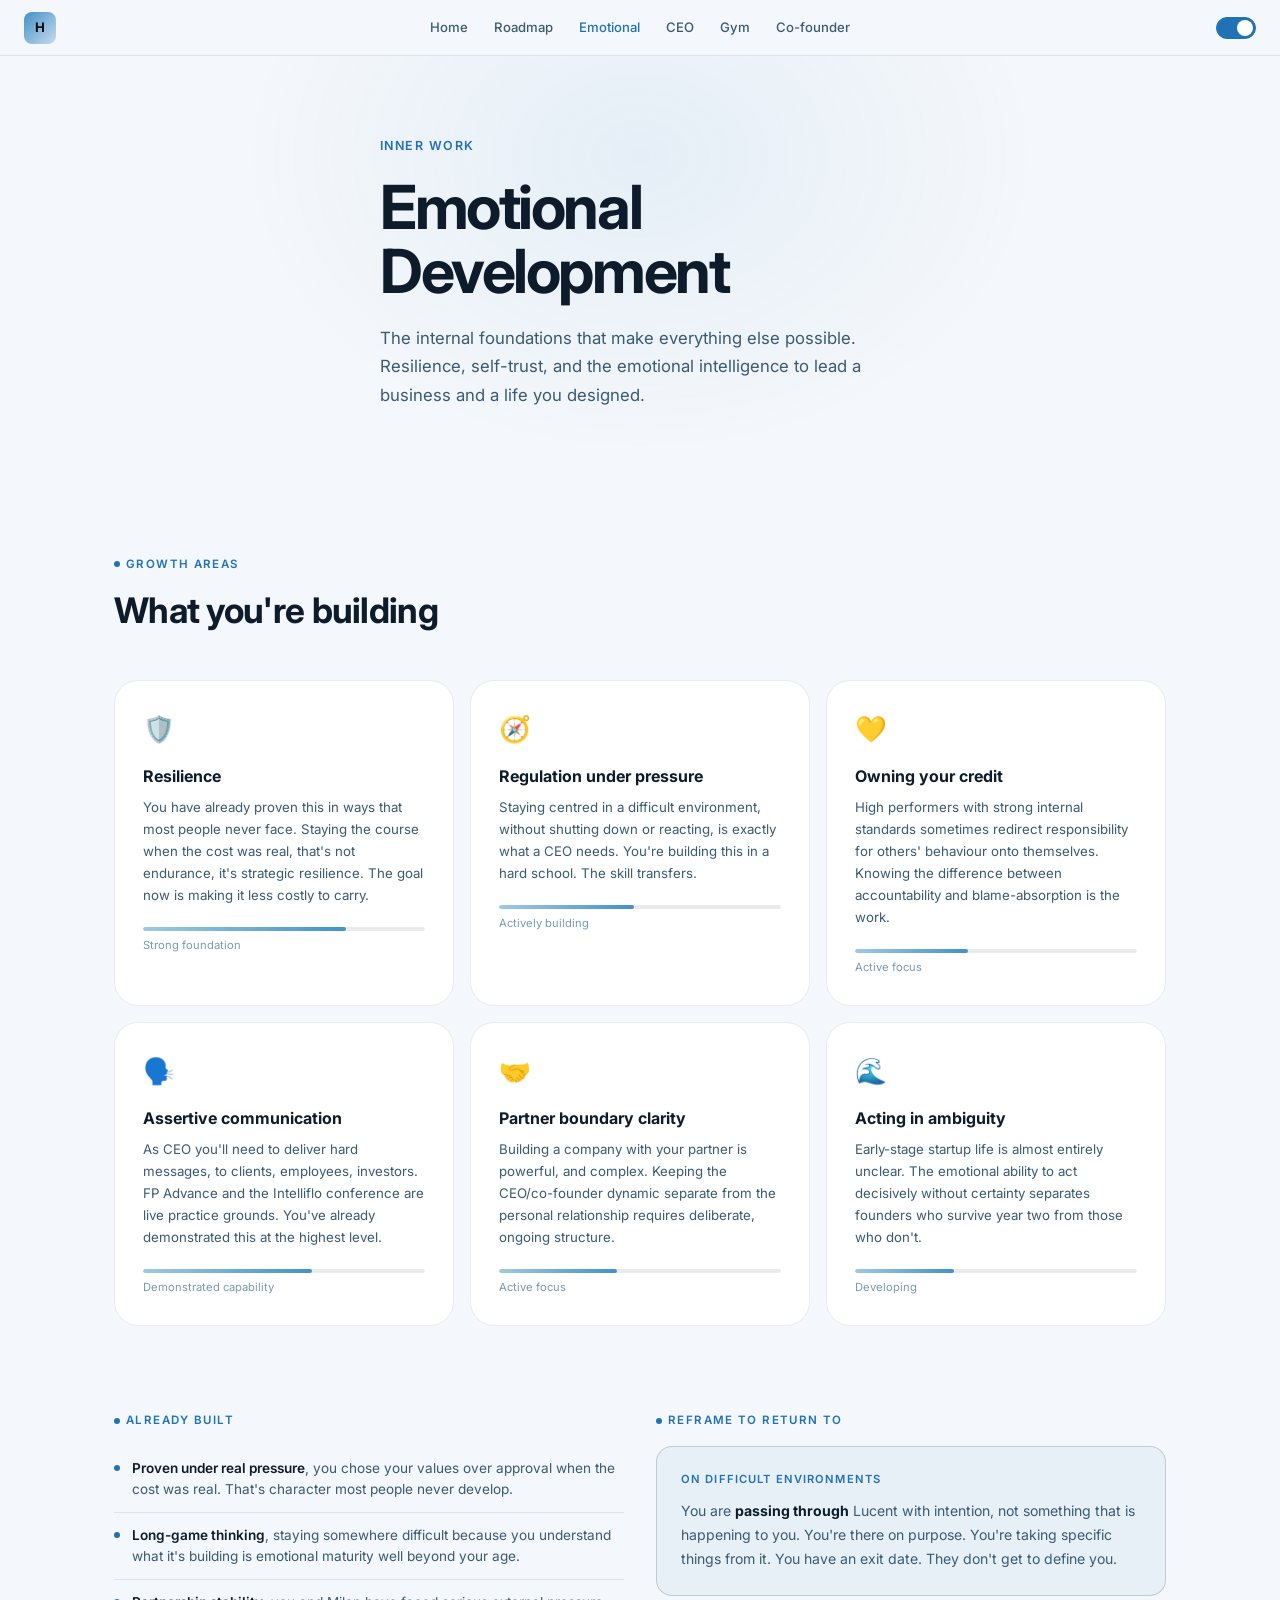
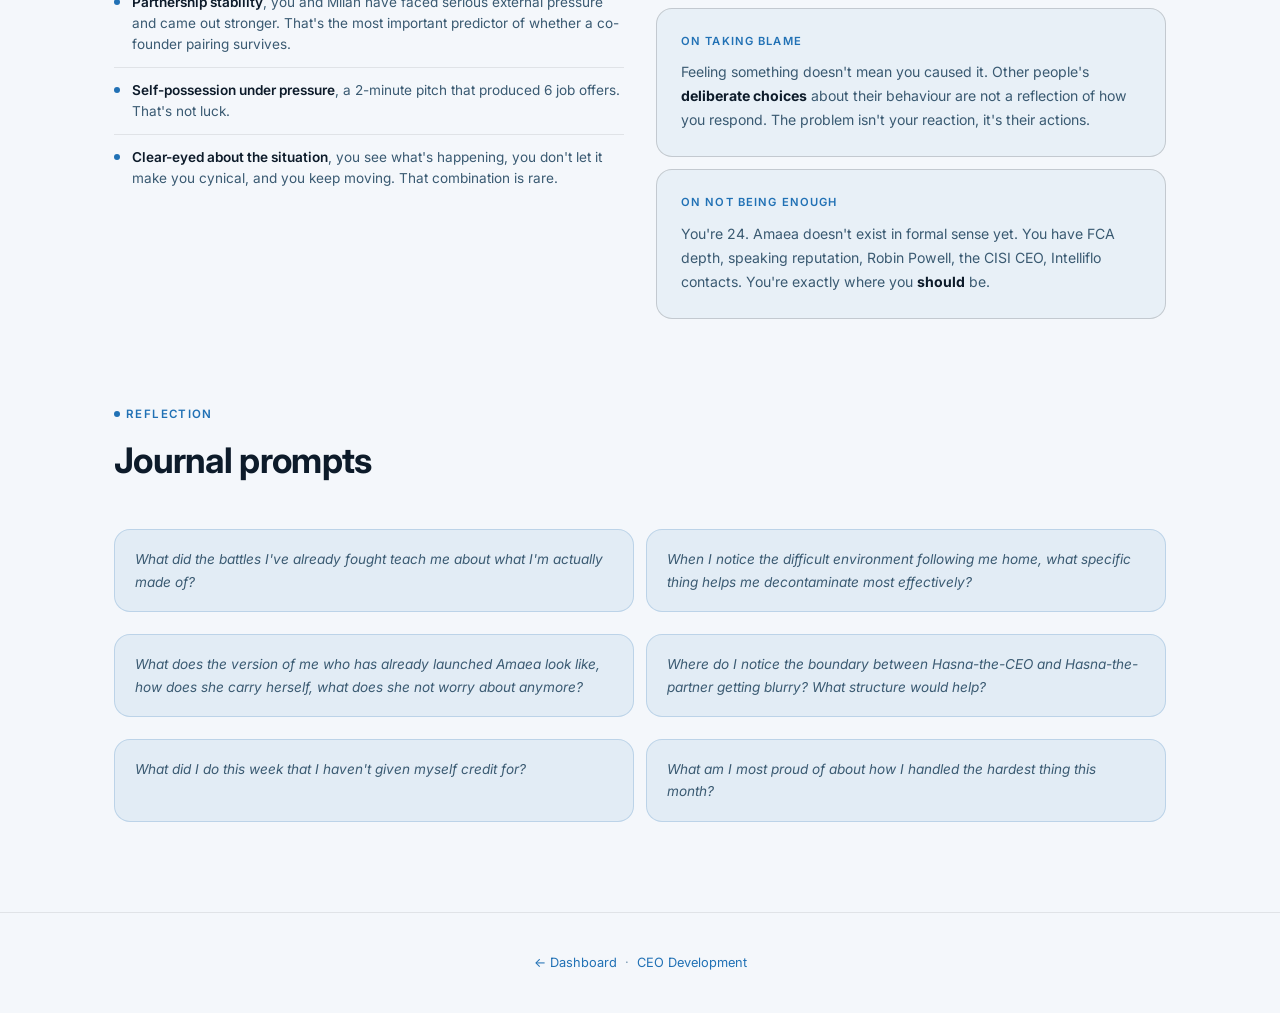
<file: emotional-development.html>
﻿<!DOCTYPE html>
<html lang="en">
<head>
  <meta charset="UTF-8"/>
  <meta name="viewport" content="width=device-width, initial-scale=1.0"/>
  <title>Emotional Development, Hasna</title>
  <link rel="icon" href="data:image/svg+xml,<svg xmlns=%22http://www.w3.org/2000/svg%22 viewBox=%220 0 100 100%22><text y=%22.9em%22 font-size=%2290%22>🌱</text></svg>">
  <link href="https://fonts.googleapis.com/css2?family=Inter:wght@300;400;500;600;700&display=swap" rel="stylesheet"/>
  <link rel="stylesheet" href="style.css"/>
  <script>(function(){var t=localStorage.getItem('hasna-theme')||(window.matchMedia('(prefers-color-scheme: dark)').matches?'dark':'light');document.documentElement.setAttribute('data-theme',t)})();</script>
  <style>
    .area-card { background: var(--surface); border: 1px solid var(--border); border-radius: var(--radius-lg); padding: 28px; height: 100%; }
    .area-title { font-size: 1rem; font-weight: 700; margin-bottom: 8px; }
    .area-desc { font-size: 0.83rem; color: var(--text-2); line-height: 1.65; margin-bottom: 20px; }
    .strength-row { display: flex; gap: 12px; padding: 12px 0; border-bottom: 1px solid var(--border); font-size: 0.85rem; }
    .strength-row:last-child { border-bottom: none; }
    .strength-dot { width: 6px; height: 6px; border-radius: 50%; background: var(--gold); flex-shrink: 0; margin-top: 7px; }
    .strength-text { color: var(--text-2); line-height: 1.55; }
    .strength-text strong { color: var(--text); font-weight: 600; }
    .prompt-card { background: var(--gold-subtle); border: 1px solid var(--gold-border); border-radius: var(--radius); padding: 18px 20px; margin-bottom: 10px; }
    .prompt-card p { font-size: 0.85rem; color: var(--text-2); line-height: 1.65; margin: 0; font-style: italic; }
    .reframe-box { background: var(--surface-2); border: 1px solid var(--border-2); border-radius: var(--radius); padding: 24px; }
    .reframe-box .label { font-size: 0.7rem; font-weight: 600; text-transform: uppercase; letter-spacing: 0.1em; color: var(--gold); margin-bottom: 10px; }
    .reframe-box p { font-size: 0.88rem; color: var(--text-2); line-height: 1.7; }
    .reframe-box strong { color: var(--text); }
  </style>
</head>
<body>
<div class="page">

  <nav class="nav">
    <a href="index.html" class="nav-logo">H</a>
    <div class="nav-links">
      <a href="index.html">Home</a>
      <a href="life-roadmap.html">Roadmap</a>
      <a href="emotional-development.html" class="active">Emotional</a>
      <a href="ceo-development.html">CEO</a>
      <a href="gym.html">Gym</a>
      <a href="cofounder.html">Co-founder</a>
    </div>
    <div class="nav-right">
      <button class="theme-toggle" aria-label="Toggle theme"></button>
      <button class="nav-burger" aria-label="Menu"><span></span><span></span><span></span></button>
    </div>
  </nav>

  <section class="hero" style="min-height:40vh;">
    <div class="container">
      <p class="hero-label anim-up">Inner work</p>
      <h1 class="hero-title anim-up anim-up-1" style="font-size:clamp(2.4rem,5vw,3.8rem);">Emotional<br>Development</h1>
      <p class="hero-sub anim-up anim-up-2">The internal foundations that make everything else possible. Resilience, self-trust, and the emotional intelligence to lead a business and a life you designed.</p>
    </div>
  </section>

  <!-- Core areas -->
  <section>
    <div class="container">
      <div class="section-intro anim-up">
        <p class="eyebrow">Growth areas</p>
        <h2 class="headline">What you're building</h2>
      </div>

      <div class="mob-grid-areas" style="display:grid;grid-template-columns:repeat(3,1fr);gap:16px;">

        <div class="area-card anim-up anim-up-1">
          <div style="font-size:1.6rem;margin-bottom:14px;">🛡️</div>
          <h3 class="area-title">Resilience</h3>
          <p class="area-desc">You have already proven this in ways that most people never face. Staying the course when the cost was real, that's not endurance, it's strategic resilience. The goal now is making it less costly to carry.</p>
          <div class="progress-track"><div class="progress-fill" data-width="72%"></div></div>
          <p style="font-size:0.7rem;color:var(--text-3);margin-top:6px;">Strong foundation</p>
        </div>

        <div class="area-card anim-up anim-up-2">
          <div style="font-size:1.6rem;margin-bottom:14px;">🧭</div>
          <h3 class="area-title">Regulation under pressure</h3>
          <p class="area-desc">Staying centred in a difficult environment, without shutting down or reacting, is exactly what a CEO needs. You're building this in a hard school. The skill transfers.</p>
          <div class="progress-track"><div class="progress-fill" data-width="48%"></div></div>
          <p style="font-size:0.7rem;color:var(--text-3);margin-top:6px;">Actively building</p>
        </div>

        <div class="area-card anim-up anim-up-3">
          <div style="font-size:1.6rem;margin-bottom:14px;">💛</div>
          <h3 class="area-title">Owning your credit</h3>
          <p class="area-desc">High performers with strong internal standards sometimes redirect responsibility for others' behaviour onto themselves. Knowing the difference between accountability and blame-absorption is the work.</p>
          <div class="progress-track"><div class="progress-fill" data-width="40%"></div></div>
          <p style="font-size:0.7rem;color:var(--text-3);margin-top:6px;">Active focus</p>
        </div>

        <div class="area-card anim-up anim-up-1">
          <div style="font-size:1.6rem;margin-bottom:14px;">🗣️</div>
          <h3 class="area-title">Assertive communication</h3>
          <p class="area-desc">As CEO you'll need to deliver hard messages, to clients, employees, investors. FP Advance and the Intelliflo conference are live practice grounds. You've already demonstrated this at the highest level.</p>
          <div class="progress-track"><div class="progress-fill" data-width="60%"></div></div>
          <p style="font-size:0.7rem;color:var(--text-3);margin-top:6px;">Demonstrated capability</p>
        </div>

        <div class="area-card anim-up anim-up-2">
          <div style="font-size:1.6rem;margin-bottom:14px;">🤝</div>
          <h3 class="area-title">Partner boundary clarity</h3>
          <p class="area-desc">Building a company with your partner is powerful, and complex. Keeping the CEO/co-founder dynamic separate from the personal relationship requires deliberate, ongoing structure.</p>
          <div class="progress-track"><div class="progress-fill" data-width="42%"></div></div>
          <p style="font-size:0.7rem;color:var(--text-3);margin-top:6px;">Active focus</p>
        </div>

        <div class="area-card anim-up anim-up-3">
          <div style="font-size:1.6rem;margin-bottom:14px;">🌊</div>
          <h3 class="area-title">Acting in ambiguity</h3>
          <p class="area-desc">Early-stage startup life is almost entirely unclear. The emotional ability to act decisively without certainty separates founders who survive year two from those who don't.</p>
          <div class="progress-track"><div class="progress-fill" data-width="35%"></div></div>
          <p style="font-size:0.7rem;color:var(--text-3);margin-top:6px;">Developing</p>
        </div>

      </div>
    </div>
  </section>

  <!-- Strengths + reframe -->
  <section style="padding-top:0;">
    <div class="container">
      <div class="mob-grid-strengths" style="display:grid;grid-template-columns:1fr 1fr;gap:32px;">

        <div class="anim-up">
          <p class="eyebrow mb-4">Already built</p>
          <div>
            <div class="strength-row"><div class="strength-dot"></div><div class="strength-text"><strong>Proven under real pressure</strong>, you chose your values over approval when the cost was real. That's character most people never develop.</div></div>
            <div class="strength-row"><div class="strength-dot"></div><div class="strength-text"><strong>Long-game thinking</strong>, staying somewhere difficult because you understand what it's building is emotional maturity well beyond your age.</div></div>
            <div class="strength-row"><div class="strength-dot"></div><div class="strength-text"><strong>Partnership stability</strong>, you and Milan have faced serious external pressure and came out stronger. That's the most important predictor of whether a co-founder pairing survives.</div></div>
            <div class="strength-row"><div class="strength-dot"></div><div class="strength-text"><strong>Self-possession under pressure</strong>, a 2-minute pitch that produced 6 job offers. That's not luck.</div></div>
            <div class="strength-row"><div class="strength-dot"></div><div class="strength-text"><strong>Clear-eyed about the situation</strong>, you see what's happening, you don't let it make you cynical, and you keep moving. That combination is rare.</div></div>
          </div>
        </div>

        <div class="anim-up anim-up-2">
          <p class="eyebrow mb-4">Reframe to return to</p>
          <div class="reframe-box mb-3">
            <div class="label">On difficult environments</div>
            <p>You are <strong>passing through</strong> Lucent with intention, not something that is happening to you. You're there on purpose. You're taking specific things from it. You have an exit date. They don't get to define you.</p>
          </div>
          <div class="reframe-box mb-3">
            <div class="label">On taking blame</div>
            <p>Feeling something doesn't mean you caused it. Other people's <strong>deliberate choices</strong> about their behaviour are not a reflection of how you respond. The problem isn't your reaction, it's their actions.</p>
          </div>
          <div class="reframe-box">
            <div class="label">On not being enough</div>
            <p>You're 24. Amaea doesn't exist in formal sense yet. You have FCA depth, speaking reputation, Robin Powell, the CISI CEO, Intelliflo contacts. You're exactly where you <strong>should</strong> be.</p>
          </div>
        </div>

      </div>
    </div>
  </section>

  <!-- Journal -->
  <section style="padding-top:0;padding-bottom:80px;">
    <div class="container">
      <div class="section-intro anim-up">
        <p class="eyebrow">Reflection</p>
        <h2 class="headline">Journal prompts</h2>
      </div>
      <div class="mob-grid-journal" style="display:grid;grid-template-columns:repeat(2,1fr);gap:12px;">
        <div class="prompt-card anim-up anim-up-1"><p>What did the battles I've already fought teach me about what I'm actually made of?</p></div>
        <div class="prompt-card anim-up anim-up-2"><p>When I notice the difficult environment following me home, what specific thing helps me decontaminate most effectively?</p></div>
        <div class="prompt-card anim-up anim-up-3"><p>What does the version of me who has already launched Amaea look like, how does she carry herself, what does she not worry about anymore?</p></div>
        <div class="prompt-card anim-up anim-up-4"><p>Where do I notice the boundary between Hasna-the-CEO and Hasna-the-partner getting blurry? What structure would help?</p></div>
        <div class="prompt-card anim-up"><p>What did I do this week that I haven't given myself credit for?</p></div>
        <div class="prompt-card anim-up anim-up-1"><p>What am I most proud of about how I handled the hardest thing this month?</p></div>
      </div>
    </div>
  </section>

  <footer>
    <div class="container text-center">
      <p><a href="index.html">← Dashboard</a> &nbsp;·&nbsp; <a href="ceo-development.html">CEO Development</a></p>
    </div>
  </footer>

</div>
<script src="app.js"></script>
</body>
</html>
</file>
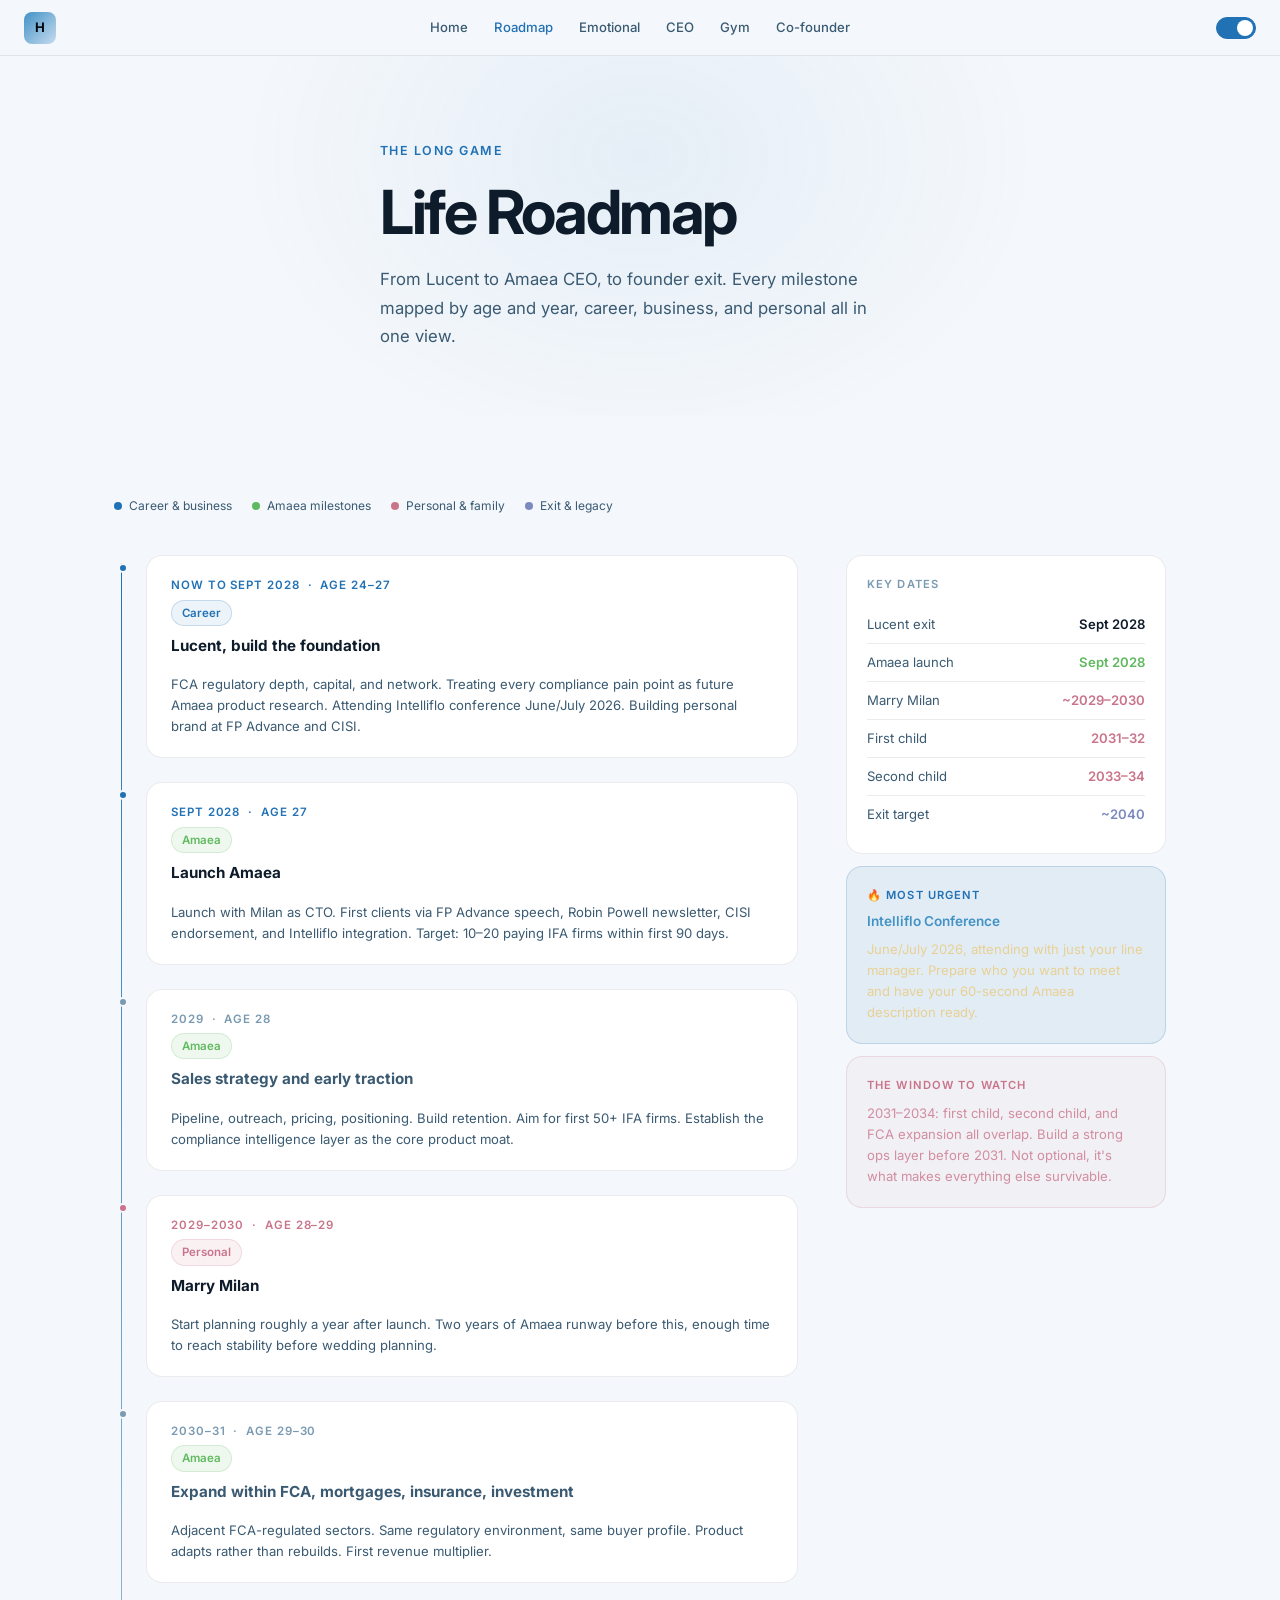
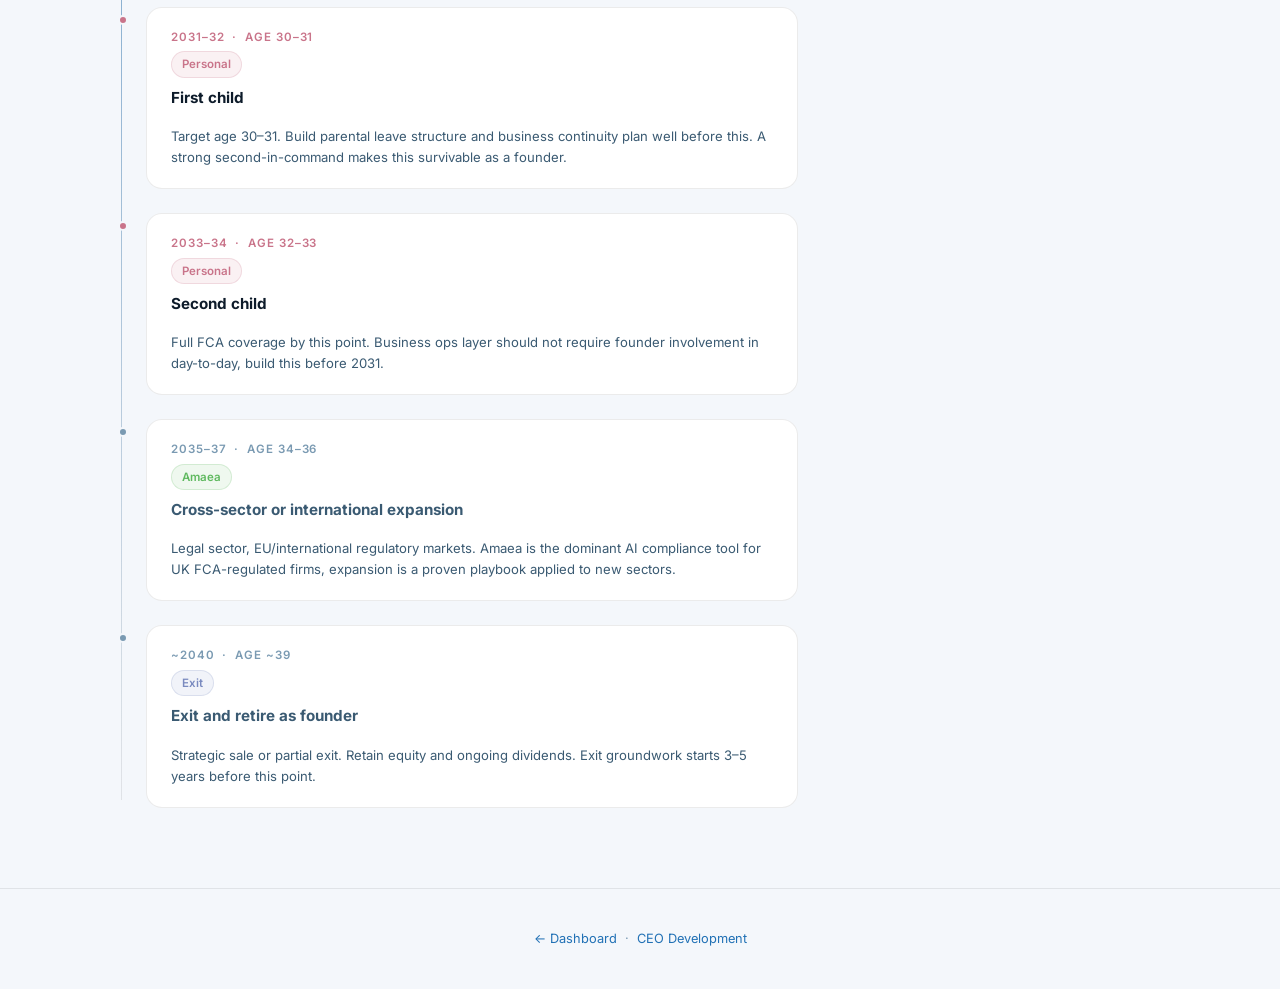
<file: life-roadmap.html>
﻿<!DOCTYPE html>
<html lang="en">
<head>
  <meta charset="UTF-8"/>
  <meta name="viewport" content="width=device-width, initial-scale=1.0"/>
  <title>Life Roadmap, Hasna</title>
  <link rel="icon" href="data:image/svg+xml,<svg xmlns=%22http://www.w3.org/2000/svg%22 viewBox=%220 0 100 100%22><text y=%22.9em%22 font-size=%2290%22>🗺️</text></svg>">
  <link href="https://fonts.googleapis.com/css2?family=Inter:wght@300;400;500;600;700&display=swap" rel="stylesheet"/>
  <link rel="stylesheet" href="style.css"/>
  <script>(function(){var t=localStorage.getItem('hasna-theme')||(window.matchMedia('(prefers-color-scheme: dark)').matches?'dark':'light');document.documentElement.setAttribute('data-theme',t)})();</script>
  <style>
    .tl-card { background: var(--surface); border: 1px solid var(--border); border-radius: var(--radius); padding: 20px 24px; transition: border-color 0.25s var(--ease), transform 0.25s var(--ease); }
    .tl-card:hover { border-color: var(--border-2); transform: translateX(4px); }
    .sidebar-card { background: var(--surface); border: 1px solid var(--border); border-radius: var(--radius); padding: 20px; margin-bottom: 12px; }
    .sidebar-row { display: flex; justify-content: space-between; align-items: center; padding: 8px 0; border-bottom: 1px solid var(--border); font-size: 0.82rem; }
    .sidebar-row:last-child { border-bottom: none; }
    .legend { display: flex; gap: 20px; flex-wrap: wrap; margin-bottom: 40px; }
    .legend-item { display: flex; align-items: center; gap: 7px; font-size: 0.75rem; color: var(--text-2); }
    .legend-dot { width: 8px; height: 8px; border-radius: 50%; }
    .alert-card { background: var(--gold-subtle); border: 1px solid var(--gold-border); border-radius: var(--radius); padding: 20px; }
    .alert-card .alert-label { font-size: 0.7rem; font-weight: 600; text-transform: uppercase; letter-spacing: 0.1em; color: var(--gold); margin-bottom: 6px; }
    .alert-card p { font-size: 0.82rem; color: rgba(232,201,122,0.8); line-height: 1.6; }
  </style>
</head>
<body>
<div class="page">

  <nav class="nav">
    <a href="index.html" class="nav-logo">H</a>
    <div class="nav-links">
      <a href="index.html">Home</a>
      <a href="life-roadmap.html" class="active">Roadmap</a>
      <a href="emotional-development.html">Emotional</a>
      <a href="ceo-development.html">CEO</a>
      <a href="gym.html">Gym</a>
      <a href="cofounder.html">Co-founder</a>
    </div>
    <div class="nav-right">
      <button class="theme-toggle" aria-label="Toggle theme"></button>
      <button class="nav-burger" aria-label="Menu"><span></span><span></span><span></span></button>
    </div>
  </nav>

  <section class="hero" style="min-height:40vh;">
    <div class="container">
      <p class="hero-label anim-up">The long game</p>
      <h1 class="hero-title anim-up anim-up-1" style="font-size:clamp(2.4rem,5vw,3.8rem);">Life Roadmap</h1>
      <p class="hero-sub anim-up anim-up-2">From Lucent to Amaea CEO, to founder exit. Every milestone mapped by age and year, career, business, and personal all in one view.</p>
    </div>
  </section>

  <section>
    <div class="container">
      <div class="legend anim-up">
        <div class="legend-item"><div class="legend-dot" style="background:var(--gold);"></div>Career & business</div>
        <div class="legend-item"><div class="legend-dot" style="background:#5fb95f;"></div>Amaea milestones</div>
        <div class="legend-item"><div class="legend-dot" style="background:#c9748a;"></div>Personal & family</div>
        <div class="legend-item"><div class="legend-dot" style="background:#7a8abf;"></div>Exit & legacy</div>
      </div>

      <div class="mob-tl-sidebar" style="display:grid;grid-template-columns:1fr 320px;gap:48px;align-items:start;">

        <!-- Timeline -->
        <div class="timeline">

          <div class="tl-item anim-up">
            <div class="tl-dot"></div>
            <div class="tl-card">
              <p class="tl-year">Now to Sept 2028 &nbsp;·&nbsp; Age 24–27</p>
              <div style="margin-bottom:8px;"><span class="tag tag-gold">Career</span></div>
              <h3 class="tl-title">Lucent, build the foundation</h3>
              <p class="tl-desc mt-4">FCA regulatory depth, capital, and network. Treating every compliance pain point as future Amaea product research. Attending Intelliflo conference June/July 2026. Building personal brand at FP Advance and CISI.</p>
            </div>
          </div>

          <div class="tl-item anim-up">
            <div class="tl-dot"></div>
            <div class="tl-card">
              <p class="tl-year">Sept 2028 &nbsp;·&nbsp; Age 27</p>
              <div style="margin-bottom:8px;"><span class="tag tag-green">Amaea</span></div>
              <h3 class="tl-title">Launch Amaea</h3>
              <p class="tl-desc mt-4">Launch with Milan as CTO. First clients via FP Advance speech, Robin Powell newsletter, CISI endorsement, and Intelliflo integration. Target: 10–20 paying IFA firms within first 90 days.</p>
            </div>
          </div>

          <div class="tl-item anim-up">
            <div class="tl-dot future"></div>
            <div class="tl-card">
              <p class="tl-year future">2029 &nbsp;·&nbsp; Age 28</p>
              <div style="margin-bottom:8px;"><span class="tag tag-green">Amaea</span></div>
              <h3 class="tl-title future">Sales strategy and early traction</h3>
              <p class="tl-desc mt-4">Pipeline, outreach, pricing, positioning. Build retention. Aim for first 50+ IFA firms. Establish the compliance intelligence layer as the core product moat.</p>
            </div>
          </div>

          <div class="tl-item anim-up">
            <div class="tl-dot personal"></div>
            <div class="tl-card">
              <p class="tl-year personal">2029–2030 &nbsp;·&nbsp; Age 28–29</p>
              <div style="margin-bottom:8px;"><span class="tag tag-rose">Personal</span></div>
              <h3 class="tl-title">Marry Milan</h3>
              <p class="tl-desc mt-4">Start planning roughly a year after launch. Two years of Amaea runway before this, enough time to reach stability before wedding planning.</p>
            </div>
          </div>

          <div class="tl-item anim-up">
            <div class="tl-dot future"></div>
            <div class="tl-card">
              <p class="tl-year future">2030–31 &nbsp;·&nbsp; Age 29–30</p>
              <div style="margin-bottom:8px;"><span class="tag tag-green">Amaea</span></div>
              <h3 class="tl-title future">Expand within FCA, mortgages, insurance, investment</h3>
              <p class="tl-desc mt-4">Adjacent FCA-regulated sectors. Same regulatory environment, same buyer profile. Product adapts rather than rebuilds. First revenue multiplier.</p>
            </div>
          </div>

          <div class="tl-item anim-up">
            <div class="tl-dot personal"></div>
            <div class="tl-card">
              <p class="tl-year personal">2031–32 &nbsp;·&nbsp; Age 30–31</p>
              <div style="margin-bottom:8px;"><span class="tag tag-rose">Personal</span></div>
              <h3 class="tl-title">First child</h3>
              <p class="tl-desc mt-4">Target age 30–31. Build parental leave structure and business continuity plan well before this. A strong second-in-command makes this survivable as a founder.</p>
            </div>
          </div>

          <div class="tl-item anim-up">
            <div class="tl-dot personal"></div>
            <div class="tl-card">
              <p class="tl-year personal">2033–34 &nbsp;·&nbsp; Age 32–33</p>
              <div style="margin-bottom:8px;"><span class="tag tag-rose">Personal</span></div>
              <h3 class="tl-title">Second child</h3>
              <p class="tl-desc mt-4">Full FCA coverage by this point. Business ops layer should not require founder involvement in day-to-day, build this before 2031.</p>
            </div>
          </div>

          <div class="tl-item anim-up">
            <div class="tl-dot future"></div>
            <div class="tl-card">
              <p class="tl-year future">2035–37 &nbsp;·&nbsp; Age 34–36</p>
              <div style="margin-bottom:8px;"><span class="tag tag-green">Amaea</span></div>
              <h3 class="tl-title future">Cross-sector or international expansion</h3>
              <p class="tl-desc mt-4">Legal sector, EU/international regulatory markets. Amaea is the dominant AI compliance tool for UK FCA-regulated firms, expansion is a proven playbook applied to new sectors.</p>
            </div>
          </div>

          <div class="tl-item anim-up">
            <div class="tl-dot future"></div>
            <div class="tl-card">
              <p class="tl-year future">~2040 &nbsp;·&nbsp; Age ~39</p>
              <div style="margin-bottom:8px;"><span class="tag tag-blue">Exit</span></div>
              <h3 class="tl-title future">Exit and retire as founder</h3>
              <p class="tl-desc mt-4">Strategic sale or partial exit. Retain equity and ongoing dividends. Exit groundwork starts 3–5 years before this point.</p>
            </div>
          </div>

        </div>

        <!-- Sidebar -->
        <div style="position:sticky;top:72px;" class="mob-sidebar anim-up anim-up-2">

          <div class="sidebar-card mb-3">
            <p style="font-size:0.7rem;font-weight:600;text-transform:uppercase;letter-spacing:0.1em;color:var(--text-3);margin-bottom:12px;">Key dates</p>
            <div class="sidebar-row"><span class="muted">Lucent exit</span><span style="font-weight:600;">Sept 2028</span></div>
            <div class="sidebar-row"><span class="muted">Amaea launch</span><span style="color:#5fb95f;font-weight:600;">Sept 2028</span></div>
            <div class="sidebar-row"><span class="muted">Marry Milan</span><span style="color:#c9748a;font-weight:600;">~2029–2030</span></div>
            <div class="sidebar-row"><span class="muted">First child</span><span style="color:#c9748a;font-weight:600;">2031–32</span></div>
            <div class="sidebar-row"><span class="muted">Second child</span><span style="color:#c9748a;font-weight:600;">2033–34</span></div>
            <div class="sidebar-row"><span class="muted">Exit target</span><span style="color:#7a8abf;font-weight:600;">~2040</span></div>
          </div>

          <div class="alert-card mb-3">
            <p class="alert-label">🔥 Most urgent</p>
            <p style="font-size:0.85rem;font-weight:600;color:var(--gold-light);margin-bottom:6px;">Intelliflo Conference</p>
            <p>June/July 2026, attending with just your line manager. Prepare who you want to meet and have your 60-second Amaea description ready.</p>
          </div>

          <div class="sidebar-card" style="border-color:rgba(201,116,138,0.2);background:rgba(201,116,138,0.05);">
            <p style="font-size:0.7rem;font-weight:600;text-transform:uppercase;letter-spacing:0.1em;color:#c9748a;margin-bottom:8px;">The window to watch</p>
            <p style="font-size:0.82rem;color:rgba(201,116,138,0.8);line-height:1.6;">2031–2034: first child, second child, and FCA expansion all overlap. Build a strong ops layer before 2031. Not optional, it's what makes everything else survivable.</p>
          </div>

        </div>
      </div>
    </div>
  </section>

  <footer>
    <div class="container text-center">
      <p><a href="index.html">← Dashboard</a> &nbsp;·&nbsp; <a href="ceo-development.html">CEO Development</a></p>
    </div>
  </footer>

</div>
<script src="app.js"></script>
</body>
</html>
</file>
<file: style.css>
/* ─── Design Tokens ─────────────────────────────────────────── */
:root {
  --gold:        #4292c6;
  --gold-light:  #c6dbef;
  --gold-subtle: rgba(66,146,198,0.1);
  --gold-border: rgba(66,146,198,0.25);
  --bg:          #06080f;
  --surface:     rgba(255,255,255,0.04);
  --surface-2:   rgba(255,255,255,0.07);
  --border:      rgba(255,255,255,0.08);
  --border-2:    rgba(255,255,255,0.14);
  --text:        #ffffff;
  --text-2:      #9ecae1;
  --text-3:      #3a5a72;
  --white:       #ffffff;
  --radius-sm:   10px;
  --radius:      16px;
  --radius-lg:   24px;
  --shadow:      0 1px 3px rgba(0,0,0,0.4), 0 8px 32px rgba(0,0,0,0.3);
  --shadow-lg:   0 2px 8px rgba(0,0,0,0.5), 0 24px 64px rgba(0,0,0,0.4);
  --ease:        cubic-bezier(0.4, 0, 0.2, 1);
  --ease-spring: cubic-bezier(0.34, 1.56, 0.64, 1);
  --nav-bg:        rgba(8,7,5,0.72);
  --nav-bg-scroll: rgba(8,7,5,0.9);
  --nav-mobile-bg: rgba(6,8,15,0.97);
}

/* ─── Light theme ────────────────────────────────────────────── */
[data-theme="light"] {
  --gold:          #2171b5;
  --gold-light:    #4292c6;
  --gold-subtle:   rgba(33,113,181,0.08);
  --gold-border:   rgba(33,113,181,0.2);
  --bg:            #f4f7fb;
  --surface:       #ffffff;
  --surface-2:     rgba(33,113,181,0.05);
  --border:        rgba(0,0,0,0.08);
  --border-2:      rgba(0,0,0,0.16);
  --text:          #0d1b2a;
  --text-2:        #3a5a72;
  --text-3:        #7a9ab2;
  --shadow:        0 1px 3px rgba(0,0,0,0.06), 0 8px 32px rgba(0,0,0,0.08);
  --shadow-lg:     0 2px 8px rgba(0,0,0,0.08), 0 24px 64px rgba(0,0,0,0.12);
  --nav-bg:        rgba(244,247,251,0.85);
  --nav-bg-scroll: rgba(244,247,251,0.96);
  --nav-mobile-bg: rgba(244,247,251,0.98);
}
[data-theme="light"] .hero-title .accent {
  background: linear-gradient(135deg, #2171b5, #4292c6);
  -webkit-background-clip: text;
  background-clip: text;
}
[data-theme="light"] .skill-bar-fill {
  background: linear-gradient(90deg, rgba(33,113,181,0.3), #2171b5);
}
[data-theme="light"] .timeline::before {
  background: linear-gradient(to bottom, #2171b5, rgba(0,0,0,0.08));
}

/* ─── Reset ─────────────────────────────────────────────────── */
*, *::before, *::after { box-sizing: border-box; margin: 0; padding: 0; }
html { scroll-behavior: smooth; }
body {
  font-family: -apple-system, 'SF Pro Display', 'Inter', system-ui, sans-serif;
  background: var(--bg);
  color: var(--text);
  line-height: 1.6;
  -webkit-font-smoothing: antialiased;
  overflow-x: hidden;
  transition: background-color 0.25s var(--ease), color 0.25s var(--ease);
}
a { text-decoration: none; color: inherit; }
img { display: block; max-width: 100%; }
button { font-family: inherit; cursor: pointer; border: none; background: none; }

/* ─── Navbar ─────────────────────────────────────────────────── */
.nav {
  position: fixed;
  top: 0; left: 0; right: 0;
  z-index: 100;
  padding: 0 24px;
  height: 56px;
  display: flex;
  align-items: center;
  justify-content: space-between;
  background: var(--nav-bg);
  backdrop-filter: saturate(180%) blur(20px);
  -webkit-backdrop-filter: saturate(180%) blur(20px);
  border-bottom: 1px solid var(--border);
  transition: background 0.3s var(--ease), border-color 0.25s var(--ease);
}
.nav.scrolled { background: var(--nav-bg-scroll); }
.nav-logo {
  width: 32px; height: 32px;
  border-radius: 8px;
  background: linear-gradient(135deg, #4292c6 0%, #c6dbef 100%);
  display: flex; align-items: center; justify-content: center;
  font-weight: 700; font-size: 0.82rem;
  color: #06080f;
  flex-shrink: 0;
}
.nav-links {
  display: flex;
  gap: 2px;
  position: absolute;
  left: 50%;
  transform: translateX(-50%);
}
.nav-links a {
  color: var(--text-2);
  font-size: 0.82rem;
  font-weight: 500;
  padding: 5px 12px;
  border-radius: 6px;
  transition: color 0.2s var(--ease), background 0.2s var(--ease);
  white-space: nowrap;
}
.nav-links a:hover { color: var(--text); background: var(--surface-2); }
.nav-links a.active { color: var(--gold); }
/* ─── Hamburger ──────────────────────────────────────────────── */
.nav-burger {
  display: none;
  width: 32px; height: 32px;
  flex-direction: column;
  justify-content: center;
  align-items: center;
  gap: 5px;
  cursor: pointer;
  padding: 4px;
  border-radius: 6px;
  transition: background 0.2s var(--ease);
  flex-shrink: 0;
}
.nav-burger:hover { background: var(--surface-2); }
.nav-burger span {
  display: block;
  width: 18px; height: 1.5px;
  background: var(--text-2);
  border-radius: 2px;
  transition: all 0.25s var(--ease);
  transform-origin: center;
}
.nav-burger.open span:nth-child(1) { transform: translateY(6.5px) rotate(45deg); }
.nav-burger.open span:nth-child(2) { opacity: 0; transform: scaleX(0); }
.nav-burger.open span:nth-child(3) { transform: translateY(-6.5px) rotate(-45deg); }

@media (max-width: 640px) {
  .nav-burger { display: flex; }
  .nav-links {
    display: flex !important;
    position: fixed;
    top: 56px; left: 0; right: 0;
    transform: translateY(-8px);
    flex-direction: column;
    gap: 0;
    background: var(--nav-mobile-bg);
    backdrop-filter: saturate(180%) blur(20px);
    -webkit-backdrop-filter: saturate(180%) blur(20px);
    border-bottom: 1px solid var(--border);
    padding: 8px 0 16px;
    opacity: 0;
    pointer-events: none;
    transition: opacity 0.2s var(--ease), transform 0.2s var(--ease);
  }
  .nav-links.open { opacity: 1; transform: translateY(0); pointer-events: all; }
  .nav-links a {
    padding: 12px 24px;
    border-radius: 0;
    font-size: 0.9rem;
    border-bottom: 1px solid var(--border);
  }
  .nav-links a:last-child { border-bottom: none; }
}

/* ─── Theme toggle & nav-right ───────────────────────────────── */
.nav-right { display: flex; align-items: center; gap: 8px; flex-shrink: 0; }
.theme-toggle {
  position: relative;
  width: 40px; height: 22px;
  border-radius: 11px;
  background: var(--border-2);
  cursor: pointer;
  transition: background 0.3s var(--ease);
  flex-shrink: 0;
  border: 1px solid var(--border-2);
}
.theme-toggle::before {
  content: '';
  position: absolute;
  top: 2px; left: 2px;
  width: 16px; height: 16px;
  border-radius: 50%;
  background: var(--text-3);
  transition: transform 0.3s var(--ease-spring), background 0.3s var(--ease);
}
[data-theme="light"] .theme-toggle {
  background: var(--gold);
  border-color: var(--gold);
}
[data-theme="light"] .theme-toggle::before {
  transform: translateX(18px);
  background: #ffffff;
}
.theme-toggle .t-dark,
.theme-toggle .t-light { display: none; }

/* ─── Layout ─────────────────────────────────────────────────── */
.page { padding-top: 56px; }
.container { max-width: 1100px; margin: 0 auto; padding: 0 24px; }
.container-narrow { max-width: 720px; margin: 0 auto; padding: 0 24px; }
section { padding: 80px 0; }
.section-sm { padding: 56px 0; }

/* ─── Typography ─────────────────────────────────────────────── */
.eyebrow {
  display: inline-flex;
  align-items: center;
  gap: 6px;
  font-size: 0.72rem;
  font-weight: 600;
  text-transform: uppercase;
  letter-spacing: 0.12em;
  color: var(--gold);
  margin-bottom: 16px;
}
.eyebrow::before {
  content: '';
  display: block;
  width: 6px; height: 6px;
  border-radius: 50%;
  background: var(--gold);
}
.display { font-size: clamp(2.4rem, 5vw, 4rem); font-weight: 700; letter-spacing: -0.03em; line-height: 1.1; }
.headline { font-size: clamp(1.6rem, 3vw, 2.2rem); font-weight: 700; letter-spacing: -0.02em; line-height: 1.2; }
.title { font-size: 1.2rem; font-weight: 700; letter-spacing: -0.01em; }
.body { font-size: 0.95rem; color: var(--text-2); line-height: 1.7; }
.caption { font-size: 0.78rem; color: var(--text-3); }
.gold { color: var(--gold); }
.muted { color: var(--text-2); }

/* ─── Hero ───────────────────────────────────────────────────── */
.hero {
  min-height: 52vh;
  display: flex;
  align-items: center;
  padding: 80px 0 60px;
  position: relative;
  overflow: hidden;
}
.hero::before {
  content: '';
  position: absolute;
  top: -200px; left: 50%;
  transform: translateX(-50%);
  width: 800px; height: 600px;
  background: radial-gradient(ellipse at center, rgba(66,146,198,0.08) 0%, transparent 70%);
  pointer-events: none;
}
.hero-label {
  font-size: 0.78rem;
  font-weight: 600;
  text-transform: uppercase;
  letter-spacing: 0.12em;
  color: var(--gold);
  margin-bottom: 20px;
}
.hero-title { font-size: clamp(2.8rem, 6vw, 5rem); font-weight: 700; letter-spacing: -0.04em; line-height: 1.05; margin-bottom: 20px; }
.hero-title .accent { background: linear-gradient(135deg, #6baed6, #c6dbef); -webkit-background-clip: text; -webkit-text-fill-color: transparent; background-clip: text; }
.hero-sub { font-size: 1.05rem; color: var(--text-2); max-width: 520px; line-height: 1.7; }

/* ─── Cards ──────────────────────────────────────────────────── */
.card {
  background: var(--surface);
  border: 1px solid var(--border);
  border-radius: var(--radius-lg);
  padding: 28px;
  transition: border-color 0.25s var(--ease), transform 0.25s var(--ease), box-shadow 0.25s var(--ease);
}
.card:hover { border-color: var(--border-2); transform: translateY(-2px); box-shadow: var(--shadow); }
.card-link { display: block; }
.card-link:hover { border-color: var(--gold-border) !important; }
.card-sm { padding: 20px; border-radius: var(--radius); }
.card-icon { width: 48px; height: 48px; border-radius: 12px; background: var(--gold-subtle); display: flex; align-items: center; justify-content: center; font-size: 1.4rem; margin-bottom: 18px; }

/* ─── Stats strip ────────────────────────────────────────────── */
.stats-strip { border-top: 1px solid var(--border); border-bottom: 1px solid var(--border); padding: 40px 0; }
.stat-box { text-align: center; }
.stat-num { font-size: 2rem; font-weight: 700; letter-spacing: -0.03em; color: var(--gold); }
.stat-lbl { font-size: 0.75rem; color: var(--text-3); margin-top: 4px; text-transform: uppercase; letter-spacing: 0.06em; }

/* ─── Divider ────────────────────────────────────────────────── */
.divider { border: none; border-top: 1px solid var(--border); margin: 0; }

/* ─── Tags ───────────────────────────────────────────────────── */
.tag { display: inline-block; font-size: 0.72rem; font-weight: 600; padding: 3px 10px; border-radius: 20px; }
.tag-gold { background: var(--gold-subtle); color: var(--gold); border: 1px solid var(--gold-border); }
.tag-green { background: rgba(95,185,95,0.1); color: #5fb95f; border: 1px solid rgba(95,185,95,0.2); }
.tag-blue { background: rgba(122,138,191,0.1); color: #7a8abf; border: 1px solid rgba(122,138,191,0.2); }
.tag-muted { background: var(--surface); color: var(--text-2); border: 1px solid var(--border); }
.tag-rose { background: rgba(201,116,138,0.1); color: #c9748a; border: 1px solid rgba(201,116,138,0.2); }

/* ─── Progress bar ───────────────────────────────────────────── */
.progress-track { background: var(--border); border-radius: 4px; height: 4px; overflow: hidden; }
.progress-fill { height: 100%; border-radius: 4px; background: linear-gradient(90deg, #9ecae1, #4292c6); transition: width 1s var(--ease) 0.3s; width: 0; }
.progress-fill.animated { }

/* ─── Check items ────────────────────────────────────────────── */
.check-item { display: flex; align-items: flex-start; gap: 12px; padding: 12px 0; border-bottom: 1px solid var(--border); }
.check-item:last-child { border-bottom: none; }
.check-box { width: 18px; height: 18px; border: 1.5px solid var(--border-2); border-radius: 5px; flex-shrink: 0; margin-top: 2px; display: flex; align-items: center; justify-content: center; transition: all 0.2s var(--ease); }
.check-box.done { background: #5fb95f; border-color: #5fb95f; }
.check-box.done::after { content: '✓'; font-size: 0.65rem; color: white; font-weight: 700; }
.check-box.progress { background: var(--gold); border-color: var(--gold); }
.check-text { font-size: 0.85rem; color: var(--text-2); line-height: 1.55; flex: 1; }
.check-text strong { color: var(--text); font-weight: 600; }
.check-meta { font-size: 0.7rem; color: var(--text-3); white-space: nowrap; margin-top: 2px; flex-shrink: 0; }

/* ─── Timeline ───────────────────────────────────────────────── */
.timeline { position: relative; padding-left: 32px; }
.timeline::before { content: ''; position: absolute; left: 7px; top: 8px; bottom: 8px; width: 1px; background: linear-gradient(to bottom, var(--gold), var(--border)); }
.tl-item { position: relative; margin-bottom: 24px; }
.tl-item:last-child { margin-bottom: 0; }
.tl-dot { position: absolute; left: -28px; top: 8px; width: 10px; height: 10px; border-radius: 50%; background: var(--gold); border: 2px solid var(--bg); flex-shrink: 0; }
.tl-dot.future { background: var(--text-3); }
.tl-dot.personal { background: #c9748a; }
.tl-year { font-size: 0.72rem; font-weight: 600; color: var(--gold); text-transform: uppercase; letter-spacing: 0.08em; margin-bottom: 4px; }
.tl-year.future { color: var(--text-3); }
.tl-year.personal { color: #c9748a; }
.tl-title { font-size: 0.95rem; font-weight: 700; color: var(--text); margin-bottom: 4px; }
.tl-title.future { color: var(--text-2); }
.tl-desc { font-size: 0.82rem; color: var(--text-2); line-height: 1.6; }

/* ─── Table ──────────────────────────────────────────────────── */
.clean-table { width: 100%; border-collapse: collapse; font-size: 0.83rem; table-layout: fixed; }
.clean-table th { color: var(--text-3); font-size: 0.68rem; font-weight: 600; text-transform: uppercase; letter-spacing: 0.08em; padding: 8px 12px; border-bottom: 1px solid var(--border); text-align: left; }
.clean-table td { padding: 10px 12px; border-bottom: 1px solid var(--border); color: var(--text-2); overflow: hidden; text-overflow: ellipsis; white-space: nowrap; }
.clean-table td:first-child { color: var(--text); font-weight: 500; }
.clean-table tr:last-child td { border-bottom: none; }

/* ─── Section intro ──────────────────────────────────────────── */
.section-intro { margin-bottom: 48px; }
.section-intro .headline { margin-bottom: 12px; }
.section-intro .body { max-width: 560px; }

/* ─── Footer ─────────────────────────────────────────────────── */
footer { padding: 40px 0; border-top: 1px solid var(--border); }
footer p { font-size: 0.8rem; color: var(--text-3); }
footer a { color: var(--gold); transition: opacity 0.2s; }
footer a:hover { opacity: 0.75; }

/* ─── Animations ─────────────────────────────────────────────── */
@keyframes fadeIn { from { opacity: 0; } to { opacity: 1; } }
@keyframes fadeUp { from { opacity: 0; transform: translateY(28px); } to { opacity: 1; transform: translateY(0); } }
@keyframes slideIn { from { opacity: 0; transform: translateX(-16px); } to { opacity: 1; transform: translateX(0); } }
@keyframes scaleIn { from { opacity: 0; transform: scale(0.95); } to { opacity: 1; transform: scale(1); } }

.page { animation: fadeIn 0.4s var(--ease) both; }
.anim-up { opacity: 0; transform: translateY(28px); transition: opacity 0.6s var(--ease), transform 0.6s var(--ease); }
.anim-up.in { opacity: 1; transform: translateY(0); }
.anim-up-1 { transition-delay: 0.05s; }
.anim-up-2 { transition-delay: 0.12s; }
.anim-up-3 { transition-delay: 0.19s; }
.anim-up-4 { transition-delay: 0.26s; }
.anim-scale { opacity: 0; transform: scale(0.96); transition: opacity 0.5s var(--ease), transform 0.5s var(--ease); }
.anim-scale.in { opacity: 1; transform: scale(1); }

/* ─── Utilities ──────────────────────────────────────────────── */
.text-center { text-align: center; }
.flex { display: flex; }
.flex-col { flex-direction: column; }
.items-center { align-items: center; }
.gap-2 { gap: 8px; }
.gap-3 { gap: 12px; }
.gap-4 { gap: 16px; }
.mb-2 { margin-bottom: 8px; }
.mb-3 { margin-bottom: 12px; }
.mb-4 { margin-bottom: 16px; }
.mb-6 { margin-bottom: 24px; }
.mb-8 { margin-bottom: 32px; }
.mt-4 { margin-top: 16px; }
.mt-6 { margin-top: 24px; }
.w-full { width: 100%; }
.h-full { height: 100%; }
.grid-2 { display: grid; grid-template-columns: repeat(2, 1fr); gap: 16px; }
.grid-3 { display: grid; grid-template-columns: repeat(3, 1fr); gap: 16px; }
.grid-4 { display: grid; grid-template-columns: repeat(4, 1fr); gap: 16px; }
@media (max-width: 768px) {
  .grid-2, .grid-3 { grid-template-columns: 1fr; }
  .grid-4 { grid-template-columns: repeat(2, 1fr); }
  section { padding: 56px 0; }
  /* Timeline+sidebar: stack vertically */
  .mob-tl-sidebar { grid-template-columns: 1fr !important; }
  .mob-sidebar { position: static !important; }
  /* 2-col grids → 1-col */
  .mob-grid-strengths, .mob-grid-roles, .mob-grid-protocol,
  .mob-grid-skills, .mob-grid-palette { grid-template-columns: 1fr !important; }
  /* 3-col grids → 1-col */
  .mob-grid-areas, .mob-grid-brand { grid-template-columns: 1fr !important; }
  /* 4-col grids → 2-col */
  .mob-grid-contacts, .mob-grid-steps,
  .mob-grid-pillars { grid-template-columns: repeat(2, 1fr) !important; }
}

@media (max-width: 640px) {
  /* Home cards: 2-col → 1-col */
  .mob-grid-cards { grid-template-columns: 1fr !important; }
  /* Journal prompts: 2-col → 1-col */
  .mob-grid-journal { grid-template-columns: 1fr !important; }
  /* Contacts: → 1-col */
  .mob-grid-contacts { grid-template-columns: 1fr !important; }
  /* Stats strip: 2×2 on phone */
  .grid-4 { grid-template-columns: repeat(2, 1fr); }
  /* Hero */
  .hero { padding: 40px 0 32px; }
  .hero-sub { font-size: 0.9rem; }
  /* Section intro */
  .section-intro { margin-bottom: 24px; }
  /* Skill bars: allow name to shrink on small screens */
  .skill-name { min-width: 0; font-size: 0.8rem; }
  .skill-when { min-width: 36px; }
  /* Checklist date: allow wrapping */
  .check-meta { white-space: normal; }
  /* Tables: exercise names can wrap */
  .clean-table { font-size: 0.79rem; }
  .clean-table td:first-child { white-space: normal; }
  /* Cards and blocks: tighten padding */
  .card { padding: 20px; }
  .phase-block { padding: 18px 16px; }
  .day-block { padding: 18px 16px; }
}

@media (max-width: 480px) { .hero-title { font-size: 2.4rem; } }
</file>
